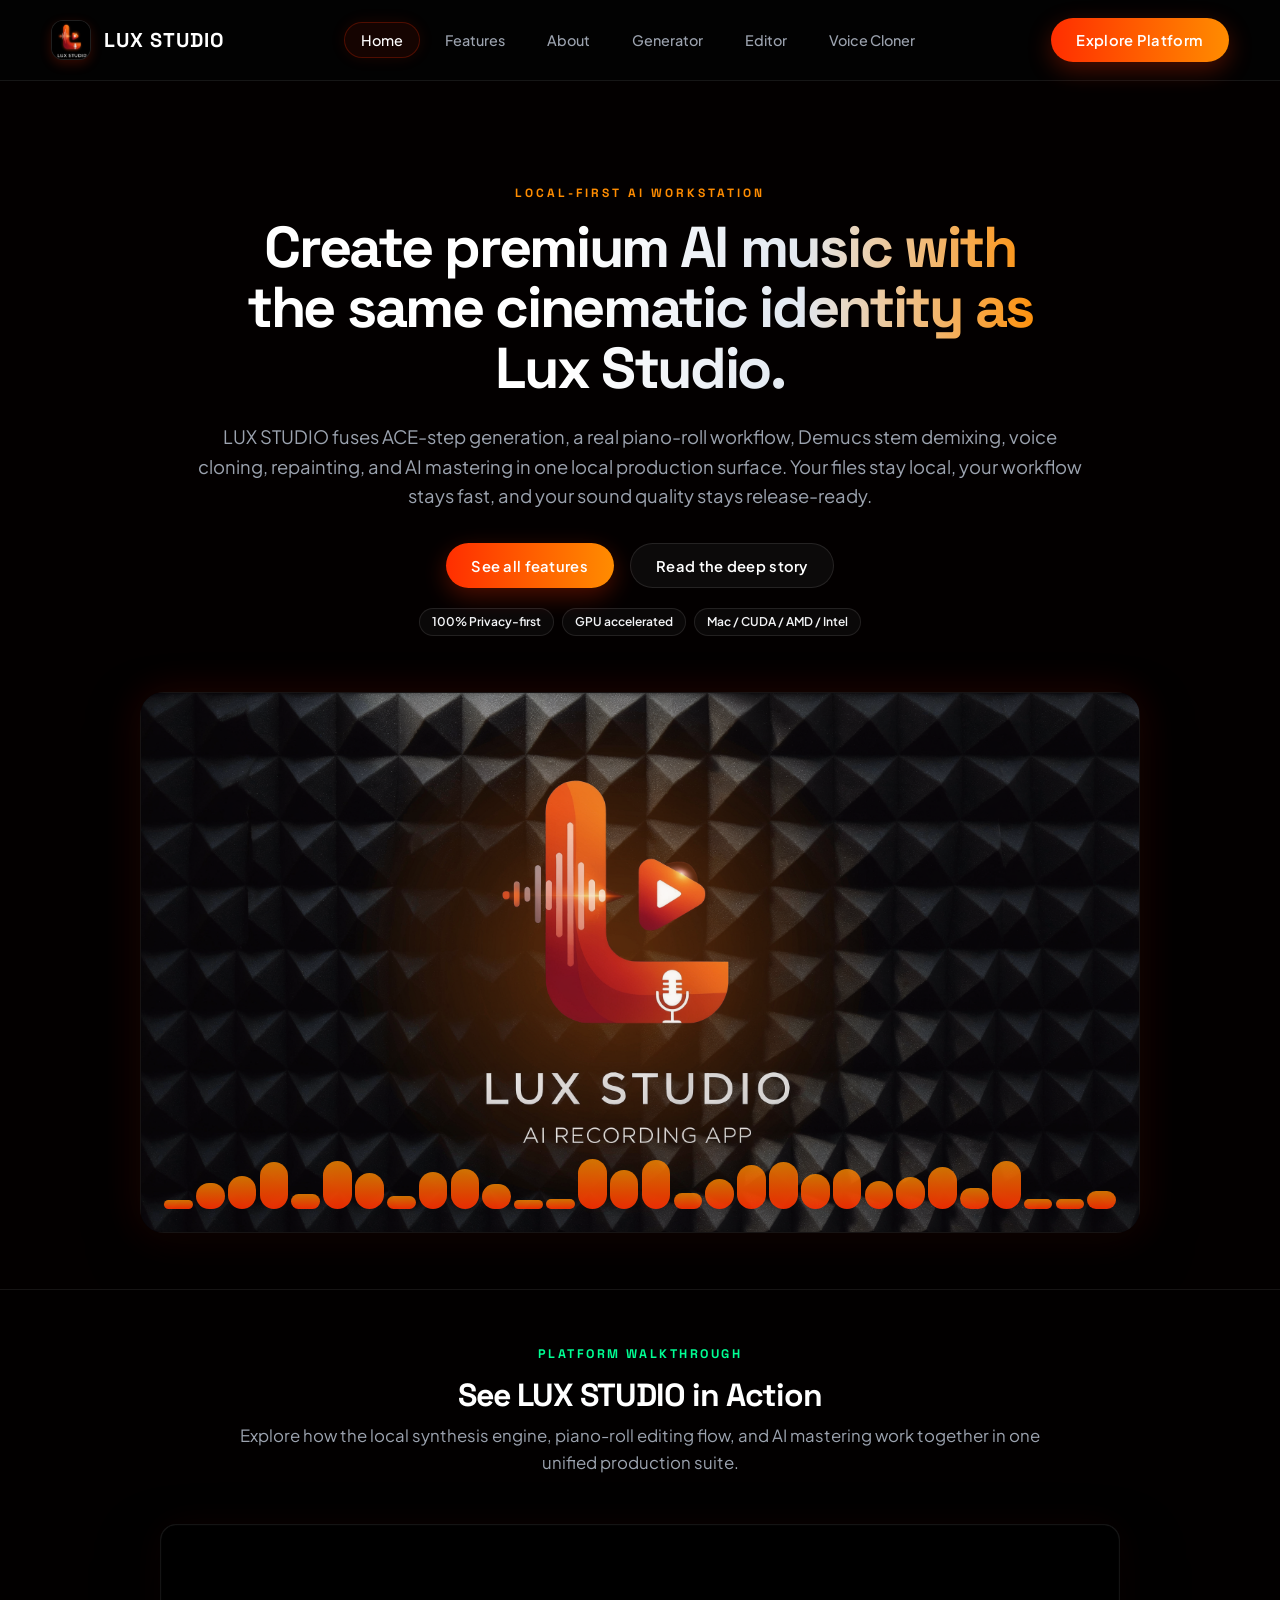
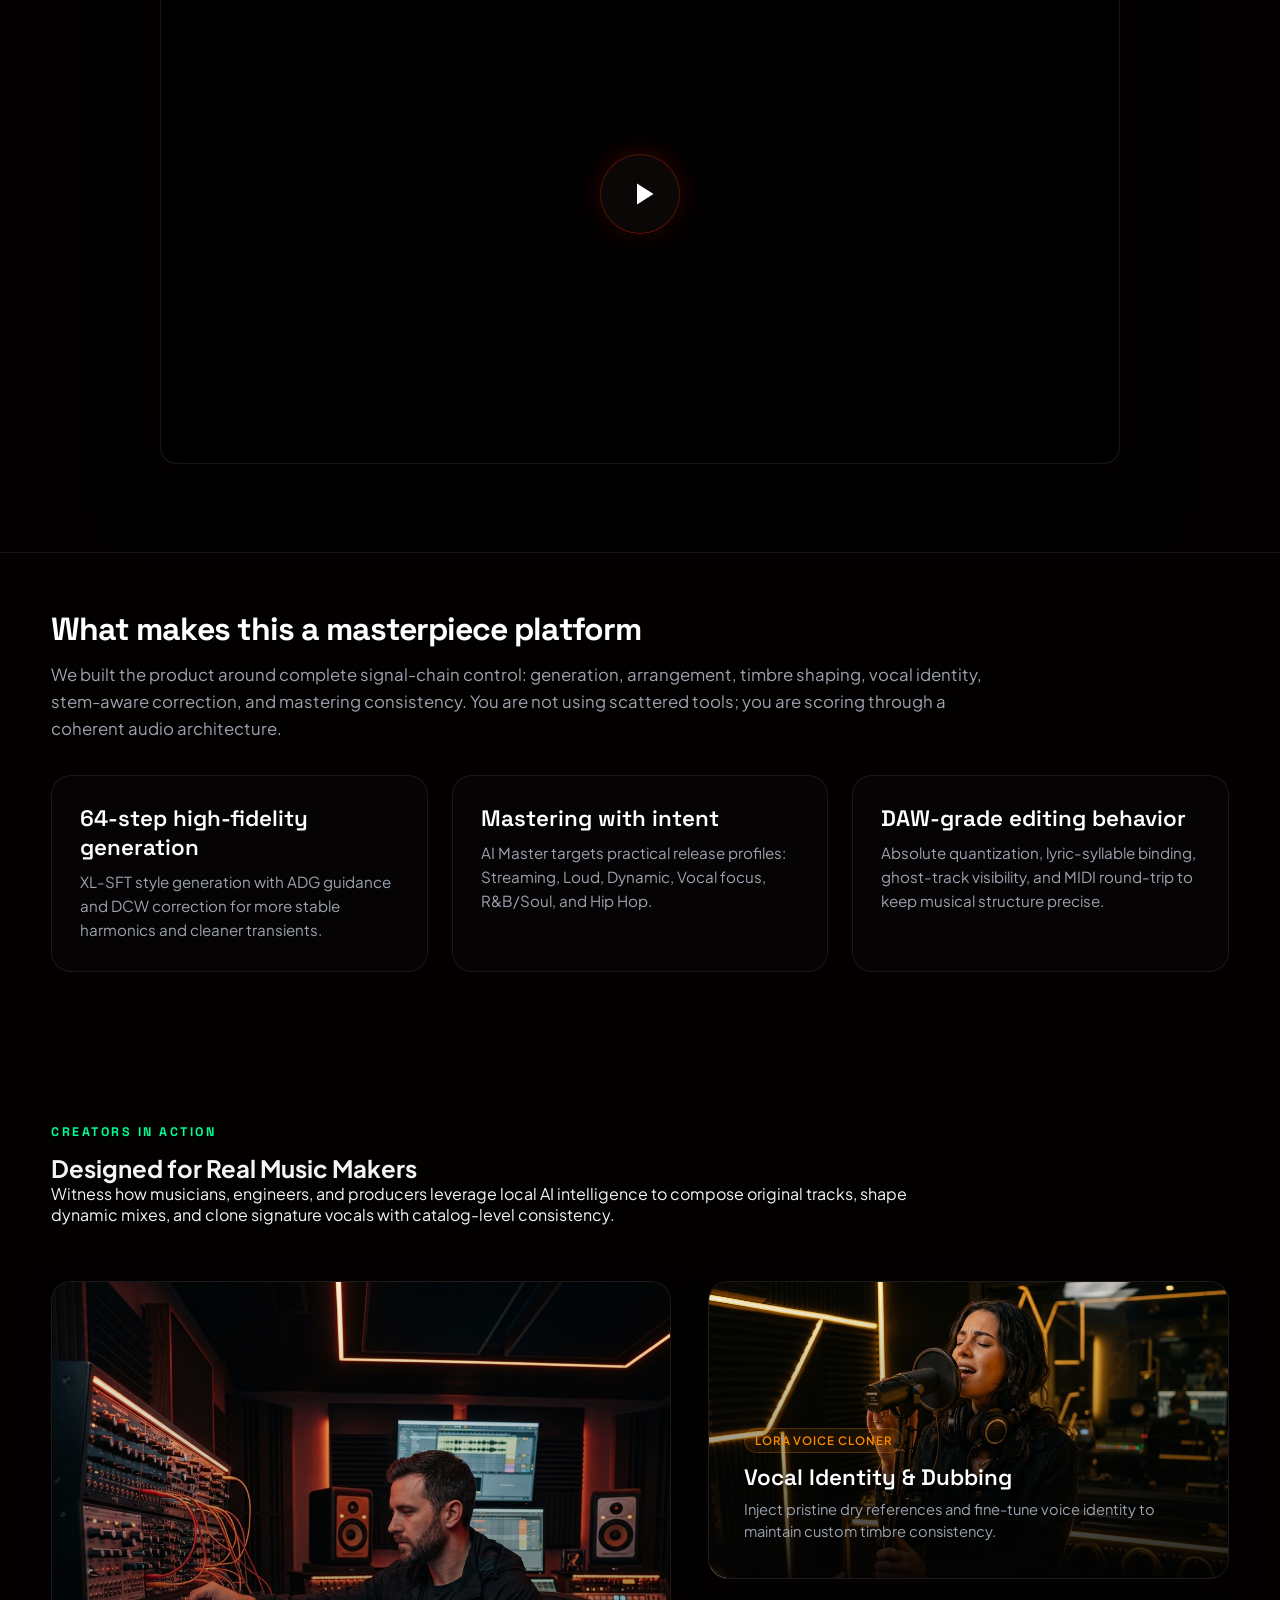
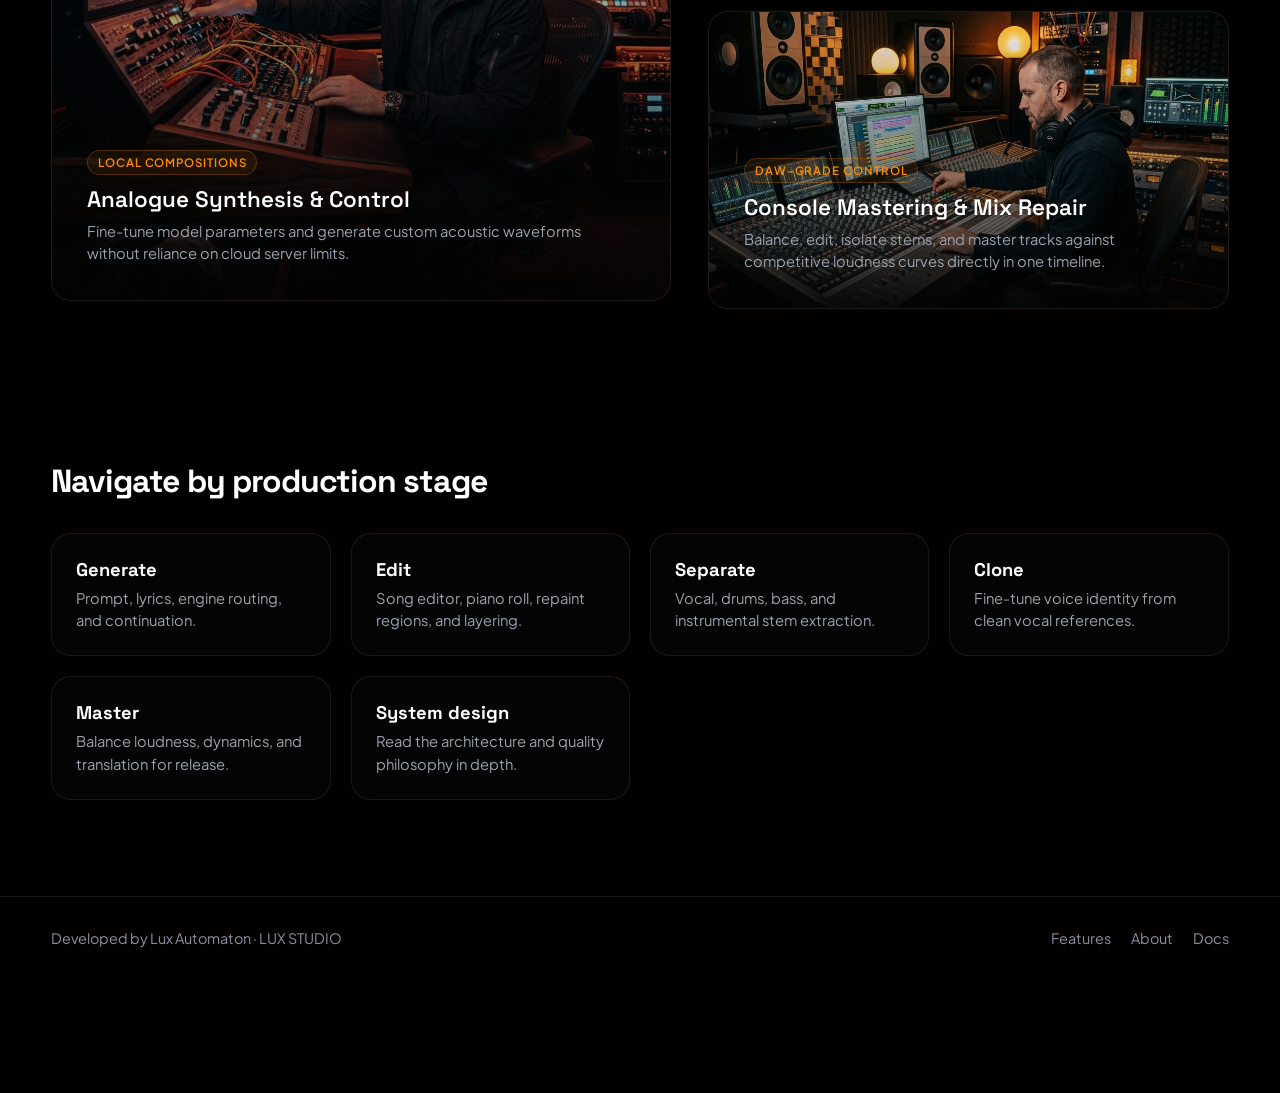
<file: index.html>
<!DOCTYPE html>
<html lang="en" class="dark">
<head>
  <meta charset="UTF-8" />
  <meta name="viewport" content="width=device-width, initial-scale=1.0" />
  <title>LUX STUDIO | Local AI Music Masterpiece</title>
  <meta
    name="description"
    content="LUX STUDIO is a local-first AI music workstation for generation, stem separation, voice cloning, piano-roll editing, and mastering."
  />
  <link rel="icon" type="image/png" href="images/Lux Studio icon.png" />
  <link rel="apple-touch-icon" href="images/Lux Studio icon.png" />
  <link rel="apple-touch-icon" sizes="152x152" href="images/Lux Studio icon.png" />
  <link rel="apple-touch-icon" sizes="180x180" href="images/Lux Studio icon.png" />
  <link rel="apple-touch-icon" sizes="167x167" href="images/Lux Studio icon.png" />
  <link rel="icon" type="image/png" sizes="192x192" href="images/Lux Studio icon.png" />
  <link rel="icon" type="image/png" sizes="128x128" href="images/Lux Studio icon.png" />
  <link rel="shortcut icon" href="images/Lux Studio icon.png" type="image/png" />
  <link rel="stylesheet" href="css/style.css" />

  <!-- Open Graph / Facebook -->
  <meta property="og:type" content="website" />
  <meta property="og:url" content="https://luxautomaton-ux.github.io/lux-studio/" />
  <meta property="og:title" content="LUX STUDIO | Local AI Music Masterpiece" />
  <meta property="og:description" content="LUX STUDIO is a local-first AI music workstation for generation, stem separation, voice cloning, piano-roll editing, and mastering." />
  <meta property="og:image" content="images/BANNER 2.png" />

  <!-- Twitter -->
  <meta property="twitter:card" content="summary_large_image" />
  <meta property="twitter:url" content="https://luxautomaton-ux.github.io/lux-studio/" />
  <meta property="twitter:title" content="LUX STUDIO | Local AI Music Masterpiece" />
  <meta property="twitter:description" content="LUX STUDIO is a local-first AI music workstation for generation, stem separation, voice cloning, piano-roll editing, and mastering." />
  <meta property="twitter:image" content="images/BANNER 2.png" />
</head>
<body>
  <div class="bg-noise"></div>
  
  <div class="page">
    <!-- Premium Cyber Background Orbs -->
    <div class="bg-layer">
      <img class="bg-image" src="images/landing-background.png" alt="" />
      <div class="bg-overlay"></div>
      <div class="orb orb-1"></div>
      <div class="orb orb-2"></div>
      <div class="orb orb-3"></div>
      <div class="grid-overlay"></div>
      <div class="particles"></div>
    </div>

    <!-- Navigation Header -->
    <header class="topbar">
      <div class="container topbar-row">
        <a class="brand" href="index.html">
          <img src="images/Lux Studio icon.png" alt="LUX STUDIO" />
          <span>LUX STUDIO</span>
        </a>
        <nav class="nav">
          <a class="active" href="index.html">Home</a>
          <a href="features.html">Features</a>
          <a href="about.html">About</a>
          <a href="features/generation.html">Generator</a>
          <a href="features/editor.html">Editor</a>
          <a href="features/cloner.html">Voice Cloner</a>
        </nav>
        <div>
          <a class="btn btn-primary" href="features.html">Explore Platform</a>
        </div>
      </div>
    </header>

    <main>
      <!-- Center-Staggered Asymmetric Hero -->
      <section class="hero">
        <div class="container">
          <div style="text-align: center; margin-bottom: 3.5rem;">
            <div class="eyebrow" style="animation: pulse-slow 3s ease-in-out infinite;">Local-First AI Workstation</div>
            <h1 class="gradient-title" style="max-width: 22ch; margin: 0 auto;">
              Create premium AI music with the same cinematic identity as Lux Studio.
            </h1>
            <p style="max-width: 68ch; margin: 1.5rem auto 0; font-size: 1.15rem;">
              LUX STUDIO fuses ACE-step generation, a real piano-roll workflow, Demucs stem demixing,
              voice cloning, repainting, and AI mastering in one local production surface. Your files stay local,
              your workflow stays fast, and your sound quality stays release-ready.
            </p>
            <div class="hero-actions" style="justify-content: center;">
              <a class="btn btn-primary" href="features.html">See all features</a>
              <a class="btn btn-ghost" href="about.html">Read the deep story</a>
            </div>
            <div class="chip-row" style="justify-content: center;">
              <span class="chip">100% Privacy-first</span>
              <span class="chip">GPU accelerated</span>
              <span class="chip">Mac / CUDA / AMD / Intel</span>
            </div>
          </div>

          <!-- Hero Visual Grid -->
          <div class="hero-visual" style="max-width: 1000px; margin: 0 auto;">
            <img src="images/BANNER 2.png" alt="LUX STUDIO interface" />
            <div class="hero-bars"></div>
          </div>
        </div>
      </section>

      <!-- Premium Promotional Explainer Video Section -->
      <section class="section" style="background: rgba(0,0,0,0.25); border-top: 1px solid var(--line); border-bottom: 1px solid var(--line); position: relative; z-index: 10;">
        <div class="container">
          <div style="text-align: center; margin-bottom: 3rem;">
            <div class="kicker">Platform Walkthrough</div>
            <h2>See LUX STUDIO in Action</h2>
            <p class="lead" style="max-width: 68ch; margin: 0.5rem auto 0;">Explore how the local synthesis engine, piano-roll editing flow, and AI mastering work together in one unified production suite.</p>
          </div>

          <div class="video-container-wrapper">
            <div id="video-player-container" class="video-player-container glass-panel">
              <!-- Custom Big Play Button Overlay -->
              <button id="video-center-play-btn" class="video-center-play-btn" aria-label="Play Video">
                <svg xmlns="http://www.w3.org/2000/svg" viewBox="0 0 24 24"><path d="M8 5v14l11-7z"/></svg>
              </button>

              <video id="explainer-video" class="explainer-video" preload="metadata" playsinline>
                <source src="assets/lux-studio-explainer.mp4" type="video/mp4" />
                Your browser does not support the video tag.
              </video>

              <!-- Custom Video Controls Overlay -->
              <div id="video-controls-overlay" class="video-controls-overlay">
                <!-- Video Progress / Timeline -->
                <div id="video-progress-bar" class="video-progress-bar">
                  <div id="video-progress-fill" class="video-progress-fill">
                    <div class="video-progress-handle"></div>
                  </div>
                </div>

                <div class="video-controls-row">
                  <!-- Left side: Play/Pause, Time -->
                  <div class="video-controls-left">
                    <button id="video-play-btn" class="video-control-btn" aria-label="Play or Pause">
                      <svg id="video-play-icon" viewBox="0 0 24 24" style="width: 20px; height: 20px;"><path d="M8 5v14l11-7z"/></svg>
                      <svg id="video-pause-icon" viewBox="0 0 24 24" style="display: none; width: 20px; height: 20px;"><path d="M6 19h4V5H6v14zm8-14v14h4V5h-4z"/></svg>
                    </button>
                    <div class="video-time-display">
                      <span id="video-time-current">0:00</span>
                      <span class="video-time-separator">/</span>
                      <span id="video-time-total">0:00</span>
                    </div>
                  </div>

                  <!-- Right side: Volume, Fullscreen -->
                  <div class="video-controls-right">
                    <div class="video-volume-control">
                      <button id="video-volume-btn" class="video-control-btn" aria-label="Mute or Unmute">
                        <!-- Muted icon -->
                        <svg id="video-volume-muted-icon" viewBox="0 0 24 24" style="display: none; width: 20px; height: 20px;"><path d="M16.5 12c0-1.77-1.02-3.29-2.5-4.03v2.21l2.45 2.45c.03-.21.05-.42.05-.63zm2.5 0c0 .94-.2 1.82-.54 2.64l1.51 1.51C20.63 14.91 21 13.5 21 12c0-4.28-2.99-7.86-7-8.77v2.06c2.89.86 5 3.54 5 6.71zM4.27 3L3 4.27 7.73 9H3v6h4l5 5v-6.73l4.25 4.25c-.67.52-1.42.93-2.25 1.18v2.06c1.38-.31 2.63-.95 3.69-1.81L19.73 21 21 19.73l-9-9L4.27 3zM12 4L9.91 6.09 12 8.18V4z"/></svg>
                        <!-- Low volume icon -->
                        <svg id="video-volume-low-icon" viewBox="0 0 24 24" style="display: none; width: 20px; height: 20px;"><path d="M18.5 12c0-1.77-1.02-3.29-2.5-4.03v8.05c1.48-.73 2.5-2.25 2.5-4.02zM5 9v6h4l5 5V4L9 9H5z"/></svg>
                        <!-- High volume icon -->
                        <svg id="video-volume-high-icon" viewBox="0 0 24 24" style="width: 20px; height: 20px;"><path d="M3 9v6h4l5 5V4L9 9H3zm13.5 3c0-1.77-1.02-3.29-2.5-4.03v8.05c1.48-.73 2.5-2.25 2.5-4.02zM14 3.23v2.06c2.89.86 5 3.54 5 6.71s-2.11 5.85-5 6.71v2.06c4.01-.91 7-4.49 7-8.77s-2.99-7.86-7-8.77z"/></svg>
                      </button>
                      <div id="video-volume-slider" class="video-volume-slider">
                        <div id="video-volume-fill" class="video-volume-fill"></div>
                      </div>
                    </div>
                    <button id="video-fullscreen-btn" class="video-control-btn" aria-label="Toggle Fullscreen">
                      <svg viewBox="0 0 24 24" style="width: 20px; height: 20px;"><path d="M7 14H5v5h5v-2H7v-3zm-2-4h2V7h3V5H5v5zm12 7h-3v2h5v-5h-2v3zM14 5v2h3v3h2V5h-5z"/></svg>
                    </button>
                  </div>
                </div>
              </div>
            </div>
          </div>
        </div>
      </section>

      <!-- Masterpiece Platform Grid -->
      <section class="section">
        <div class="container">
          <h2>What makes this a masterpiece platform</h2>
          <p class="lead">
            We built the product around complete signal-chain control: generation, arrangement, timbre shaping,
            vocal identity, stem-aware correction, and mastering consistency. You are not using scattered tools;
            you are scoring through a coherent audio architecture.
          </p>
          <div class="quality-grid">
            <article class="quality-stat">
              <strong>64-step high-fidelity generation</strong>
              <p>XL-SFT style generation with ADG guidance and DCW correction for more stable harmonics and cleaner transients.</p>
            </article>
            <article class="quality-stat">
              <strong>Mastering with intent</strong>
              <p>AI Master targets practical release profiles: Streaming, Loud, Dynamic, Vocal focus, R&amp;B/Soul, and Hip Hop.</p>
            </article>
            <article class="quality-stat">
              <strong>DAW-grade editing behavior</strong>
              <p>Absolute quantization, lyric-syllable binding, ghost-track visibility, and MIDI round-trip to keep musical structure precise.</p>
            </article>
          </div>
        </div>
      </section>

      <!-- Creator Studio Gallery Section -->
      <section class="creator-gallery-section">
        <div class="container">
          <div class="kicker">Creators in Action</div>
          <h2>Designed for Real Music Makers</h2>
          <p class="lead" style="max-width: 74ch;">
            Witness how musicians, engineers, and producers leverage local AI intelligence to compose original tracks, shape dynamic mixes, and clone signature vocals with catalog-level consistency.
          </p>

          <div class="creator-grid">
            <!-- Left Card: Synth Producer -->
            <div class="creator-left">
              <div class="gallery-card card-synth">
                <img src="images/creator_synth.png" alt="Synth music producer tweaking modular gear" />
                <div class="gallery-caption">
                  <span class="gallery-badge">Local Compositions</span>
                  <h4>Analogue Synthesis &amp; Control</h4>
                  <p>Fine-tune model parameters and generate custom acoustic waveforms without reliance on cloud server limits.</p>
                </div>
              </div>
            </div>

            <!-- Right Column Cards -->
            <div class="creator-right">
              <!-- Top Card: Vocal Booth Recording -->
              <div class="gallery-card card-vocals">
                <img src="images/creator_vocals.png" alt="Vocal artist in recording booth with glowing outline" />
                <div class="gallery-caption">
                  <span class="gallery-badge">LoRA Voice Cloner</span>
                  <h4>Vocal Identity &amp; Dubbing</h4>
                  <p>Inject pristine dry references and fine-tune voice identity to maintain custom timbre consistency.</p>
                </div>
              </div>

              <!-- Bottom Card: Console Mixing Engineer -->
              <div class="gallery-card card-mixing">
                <img src="images/creator_mixing.png" alt="Audio engineer mixing multi-track console" />
                <div class="gallery-caption">
                  <span class="gallery-badge">DAW-grade Control</span>
                  <h4>Console Mastering &amp; Mix Repair</h4>
                  <p>Balance, edit, isolate stems, and master tracks against competitive loudness curves directly in one timeline.</p>
                </div>
              </div>
            </div>
          </div>
        </div>
      </section>

      <!-- Navigate by Production Stage Features Map -->
      <section class="section" style="margin-bottom: 2.5rem;">
        <div class="container">
          <h2>Navigate by production stage</h2>
          <div class="path-grid">
            <a class="path-card" href="features/generation.html">
              <h4>Generate</h4>
              <p>Prompt, lyrics, engine routing, and continuation.</p>
            </a>
            <a class="path-card" href="features/editor.html">
              <h4>Edit</h4>
              <p>Song editor, piano roll, repaint regions, and layering.</p>
            </a>
            <a class="path-card" href="features/separation.html">
              <h4>Separate</h4>
              <p>Vocal, drums, bass, and instrumental stem extraction.</p>
            </a>
            <a class="path-card" href="features/cloner.html">
              <h4>Clone</h4>
              <p>Fine-tune voice identity from clean vocal references.</p>
            </a>
            <a class="path-card" href="features/mastering.html">
              <h4>Master</h4>
              <p>Balance loudness, dynamics, and translation for release.</p>
            </a>
            <a class="path-card" href="about.html">
              <h4>System design</h4>
              <p>Read the architecture and quality philosophy in depth.</p>
            </a>
          </div>
        </div>
      </section>
    </main>



    <!-- Web Application Footer -->
    <footer class="footer">
      <div class="container footer-row">
        <span>Developed by Lux Automaton · LUX STUDIO</span>
        <div class="footer-links">
          <a href="features.html">Features</a>
          <a href="about.html">About</a>
          <a href="../README.md">Docs</a>
        </div>
      </div>
    </footer>
  </div>

  <script src="js/script.js"></script>
</body>
</html>
</file>
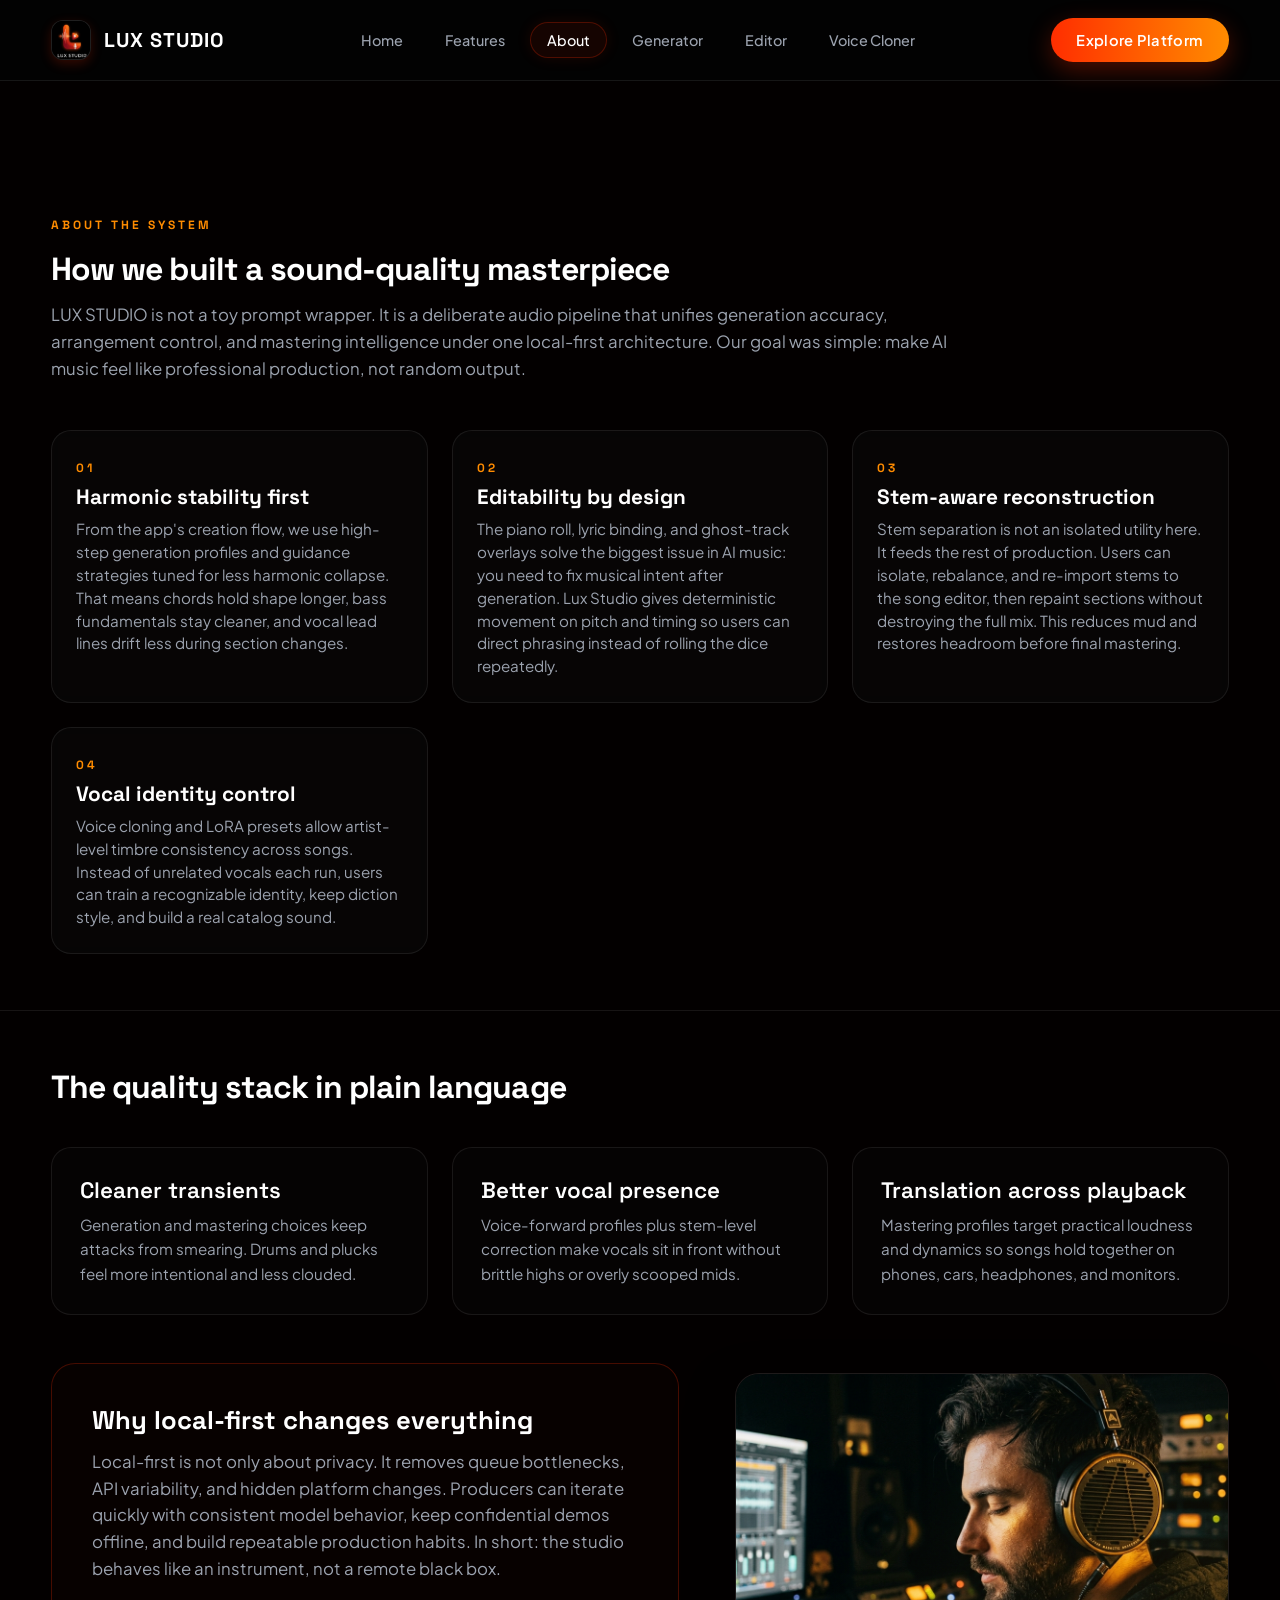
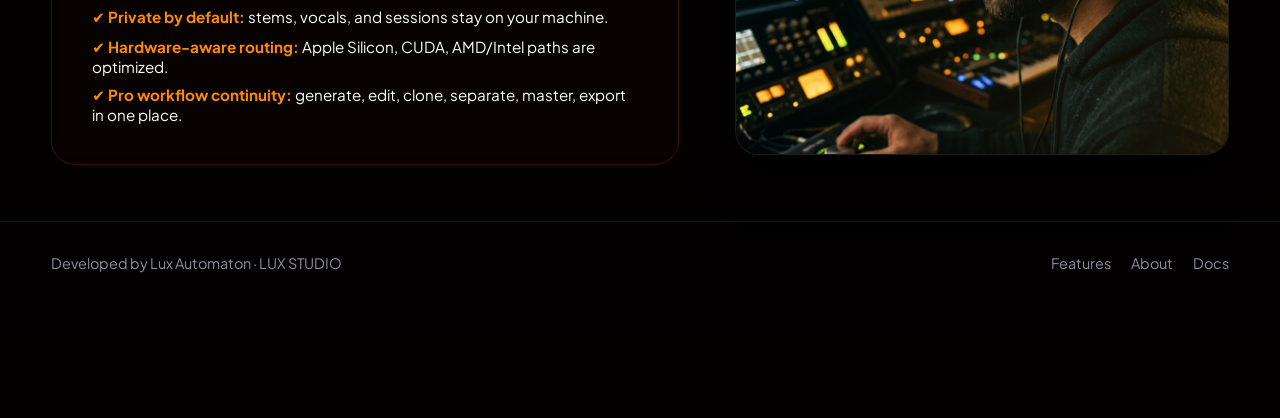
<file: about.html>
<!DOCTYPE html>
<html lang="en" class="dark">
<head>
  <meta charset="UTF-8" />
  <meta name="viewport" content="width=device-width, initial-scale=1.0" />
  <title>LUX STUDIO | Architecture &amp; Sound Quality Philosophy</title>
  <meta
    name="description"
    content="Learn about the pipeline, harmonic stability, local-first workflow, and quality stack behind the LUX STUDIO AI workstation."
  />
  <link rel="icon" type="image/png" href="images/Lux Studio icon.png" />
  <link rel="apple-touch-icon" href="images/Lux Studio icon.png" />
  <link rel="apple-touch-icon" sizes="152x152" href="images/Lux Studio icon.png" />
  <link rel="apple-touch-icon" sizes="180x180" href="images/Lux Studio icon.png" />
  <link rel="apple-touch-icon" sizes="167x167" href="images/Lux Studio icon.png" />
  <link rel="icon" type="image/png" sizes="192x192" href="images/Lux Studio icon.png" />
  <link rel="icon" type="image/png" sizes="128x128" href="images/Lux Studio icon.png" />
  <link rel="shortcut icon" href="images/Lux Studio icon.png" type="image/png" />
  <link rel="stylesheet" href="css/style.css" />

  <!-- Open Graph / Facebook -->
  <meta property="og:type" content="website" />
  <meta property="og:url" content="https://luxautomaton-ux.github.io/lux-studio/" />
  <meta property="og:title" content="LUX STUDIO | Architecture &amp; Sound Quality Philosophy" />
  <meta property="og:description" content="Learn about the pipeline, harmonic stability, local-first workflow, and quality stack behind the LUX STUDIO AI workstation." />
  <meta property="og:image" content="images/BANNER 2.png" />

  <!-- Twitter -->
  <meta property="twitter:card" content="summary_large_image" />
  <meta property="twitter:url" content="https://luxautomaton-ux.github.io/lux-studio/" />
  <meta property="twitter:title" content="LUX STUDIO | Architecture &amp; Sound Quality Philosophy" />
  <meta property="twitter:description" content="Learn about the pipeline, harmonic stability, local-first workflow, and quality stack behind the LUX STUDIO AI workstation." />
  <meta property="twitter:image" content="images/BANNER 2.png" />
</head>
<body>
  <div class="bg-noise"></div>
  
  <div class="page">
    <!-- Premium Background Layers -->
    <div class="bg-layer">
      <img class="bg-image" src="images/landing-background.png" alt="" />
      <div class="bg-overlay"></div>
      <div class="orb orb-1"></div>
      <div class="orb orb-2"></div>
      <div class="orb orb-3"></div>
      <div class="grid-overlay"></div>
      <div class="particles"></div>
    </div>

    <!-- Navigation Header -->
    <header class="topbar">
      <div class="container topbar-row">
        <a class="brand" href="index.html">
          <img src="images/Lux Studio icon.png" alt="LUX STUDIO" />
          <span>LUX STUDIO</span>
        </a>
        <nav class="nav">
          <a href="index.html">Home</a>
          <a href="features.html">Features</a>
          <a class="active" href="about.html">About</a>
          <a href="features/generation.html">Generator</a>
          <a href="features/editor.html">Editor</a>
          <a href="features/cloner.html">Voice Cloner</a>
        </nav>
        <div>
          <a class="btn btn-primary" href="features.html">Explore Platform</a>
        </div>
      </div>
    </header>

    <main class="feature-hero">
      <section class="section">
        <div class="container">
          <div class="eyebrow">About the system</div>
          <h2>How we built a sound-quality masterpiece</h2>
          <p class="lead" style="max-width: 76ch;">
            LUX STUDIO is not a toy prompt wrapper. It is a deliberate audio pipeline that unifies generation accuracy, arrangement control, and mastering intelligence under one local-first architecture. Our goal was simple: make AI music feel like professional production, not random output.
          </p>
          
          <div class="cards" style="margin-top: 3rem;">
            <article class="glass-card">
              <span class="eyebrow" style="color: var(--accent-2);">01</span>
              <h3 style="font-family: var(--font-display); font-size: 1.3rem; color: #fff; margin: 0.5rem 0;">Harmonic stability first</h3>
              <p style="color: var(--muted); font-size: 0.95rem; line-height: 1.5;">
                From the app's creation flow, we use high-step generation profiles and guidance strategies tuned for less harmonic collapse. That means chords hold shape longer, bass fundamentals stay cleaner, and vocal lead lines drift less during section changes.
              </p>
            </article>

            <article class="glass-card">
              <span class="eyebrow" style="color: var(--accent-2);">02</span>
              <h3 style="font-family: var(--font-display); font-size: 1.3rem; color: #fff; margin: 0.5rem 0;">Editability by design</h3>
              <p style="color: var(--muted); font-size: 0.95rem; line-height: 1.5;">
                The piano roll, lyric binding, and ghost-track overlays solve the biggest issue in AI music: you need to fix musical intent after generation. Lux Studio gives deterministic movement on pitch and timing so users can direct phrasing instead of rolling the dice repeatedly.
              </p>
            </article>

            <article class="glass-card">
              <span class="eyebrow" style="color: var(--accent-2);">03</span>
              <h3 style="font-family: var(--font-display); font-size: 1.3rem; color: #fff; margin: 0.5rem 0;">Stem-aware reconstruction</h3>
              <p style="color: var(--muted); font-size: 0.95rem; line-height: 1.5;">
                Stem separation is not an isolated utility here. It feeds the rest of production. Users can isolate, rebalance, and re-import stems to the song editor, then repaint sections without destroying the full mix. This reduces mud and restores headroom before final mastering.
              </p>
            </article>

            <article class="glass-card">
              <span class="eyebrow" style="color: var(--accent-2);">04</span>
              <h3 style="font-family: var(--font-display); font-size: 1.3rem; color: #fff; margin: 0.5rem 0;">Vocal identity control</h3>
              <p style="color: var(--muted); font-size: 0.95rem; line-height: 1.5;">
                Voice cloning and LoRA presets allow artist-level timbre consistency across songs. Instead of unrelated vocals each run, users can train a recognizable identity, keep diction style, and build a real catalog sound.
              </p>
            </article>
          </div>
        </div>
      </section>

      <section class="section" style="background: rgba(0,0,0,0.15); border-top: 1px solid var(--line);">
        <div class="container">
          <h2>The quality stack in plain language</h2>
          <div class="quality-grid" style="margin-top: 2.5rem;">
            <article class="quality-stat">
              <strong>Cleaner transients</strong>
              <p>Generation and mastering choices keep attacks from smearing. Drums and plucks feel more intentional and less clouded.</p>
            </article>
            <article class="quality-stat">
              <strong>Better vocal presence</strong>
              <p>Voice-forward profiles plus stem-level correction make vocals sit in front without brittle highs or overly scooped mids.</p>
            </article>
            <article class="quality-stat">
              <strong>Translation across playback</strong>
              <p>Mastering profiles target practical loudness and dynamics so songs hold together on phones, cars, headphones, and monitors.</p>
            </article>
          </div>
          
          <div class="spacer" style="height: 3rem;"></div>
          
          <!-- Side-by-side local first details with rich headphones illustration -->
          <div class="feature-details-layout">
            <article class="glass-card" style="border-color: rgba(255,46,0,0.25); background: rgba(255,46,0,0.02); padding: 2.5rem; border-radius: 24px; margin-bottom: 0;">
              <h3 style="font-family: var(--font-display); font-size: 1.6rem; color: #fff; margin-bottom: 0.8rem;">Why local-first changes everything</h3>
              <p style="color: var(--muted); font-size: 1.05rem; line-height: 1.6; margin-bottom: 1.5rem;">
                Local-first is not only about privacy. It removes queue bottlenecks, API variability, and hidden platform changes. Producers can iterate quickly with consistent model behavior, keep confidential demos offline, and build repeatable production habits. In short: the studio behaves like an instrument, not a remote black box.
              </p>
              <ul style="color: #fff; list-style: none; display: flex; flex-direction: column; gap: 0.6rem; font-size: 0.95rem;">
                <li><strong style="color: var(--accent-2);">✔ Private by default:</strong> stems, vocals, and sessions stay on your machine.</li>
                <li><strong style="color: var(--accent-2);">✔ Hardware-aware routing:</strong> Apple Silicon, CUDA, AMD/Intel paths are optimized.</li>
                <li><strong style="color: var(--accent-2);">✔ Pro workflow continuity:</strong> generate, edit, clone, separate, master, export in one place.</li>
              </ul>
            </article>
            <div class="details-graphic-wrapper">
              <img src="images/creator_headphones.png" alt="LUX STUDIO Audio Producer listening intently with planar headphones" class="details-graphic-img" style="height: 380px;" />
            </div>
          </div>
        </div>
      </section>
    </main>



    <!-- Web Application Footer -->
    <footer class="footer">
      <div class="container footer-row">
        <span>Developed by Lux Automaton · LUX STUDIO</span>
        <div class="footer-links">
          <a href="features.html">Features</a>
          <a href="about.html">About</a>
          <a href="../README.md">Docs</a>
        </div>
      </div>
    </footer>
  </div>

  <script src="js/script.js"></script>
</body>
</html>
</file>
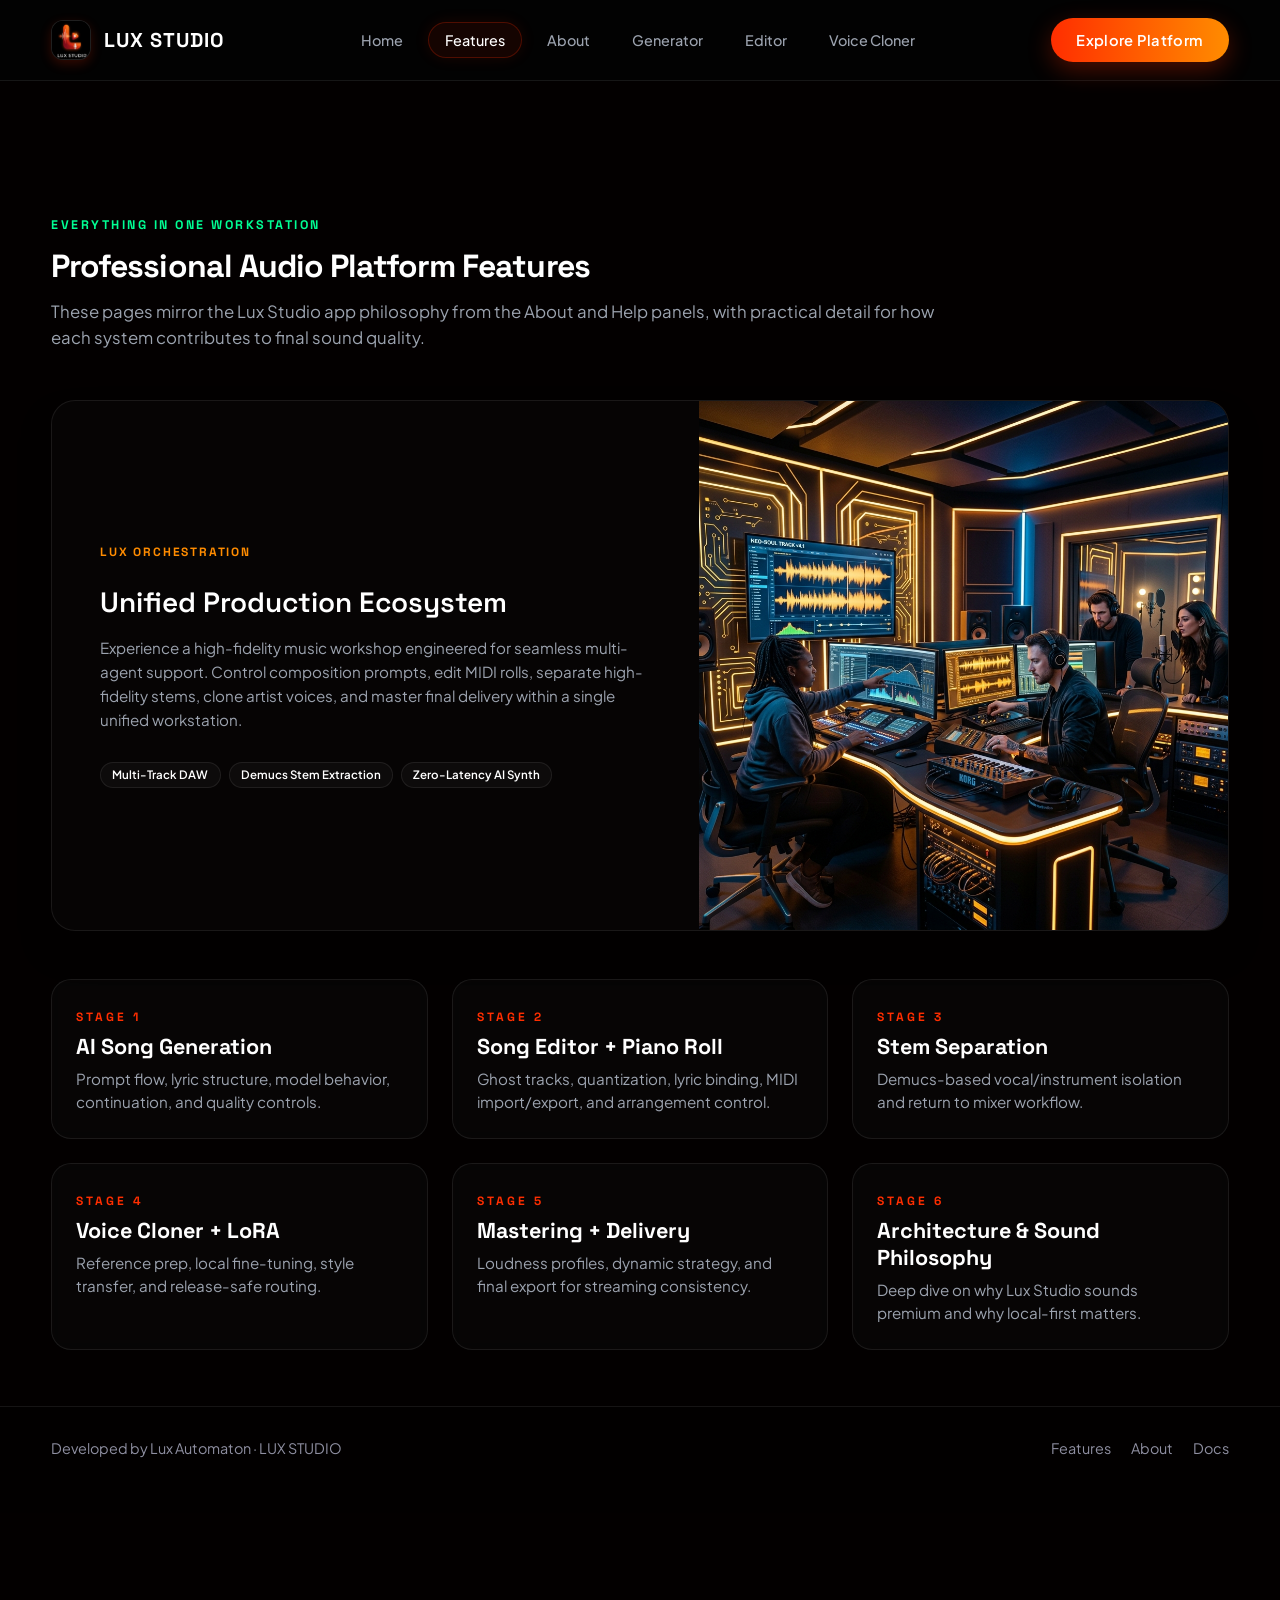
<file: features.html>
<!DOCTYPE html>
<html lang="en" class="dark">
<head>
  <meta charset="UTF-8" />
  <meta name="viewport" content="width=device-width, initial-scale=1.0" />
  <title>LUX STUDIO | Professional AI Workstation Features</title>
  <meta
    name="description"
    content="Explore the advanced AI workstation features of LUX STUDIO: song generation, arrangement editing, stem separation, voice cloning, and mastering."
  />
  <link rel="icon" type="image/png" href="images/Lux Studio icon.png" />
  <link rel="apple-touch-icon" href="images/Lux Studio icon.png" />
  <link rel="apple-touch-icon" sizes="152x152" href="images/Lux Studio icon.png" />
  <link rel="apple-touch-icon" sizes="180x180" href="images/Lux Studio icon.png" />
  <link rel="apple-touch-icon" sizes="167x167" href="images/Lux Studio icon.png" />
  <link rel="icon" type="image/png" sizes="192x192" href="images/Lux Studio icon.png" />
  <link rel="icon" type="image/png" sizes="128x128" href="images/Lux Studio icon.png" />
  <link rel="shortcut icon" href="images/Lux Studio icon.png" type="image/png" />
  <link rel="stylesheet" href="css/style.css" />

  <!-- Open Graph / Facebook -->
  <meta property="og:type" content="website" />
  <meta property="og:url" content="https://luxautomaton-ux.github.io/lux-studio/" />
  <meta property="og:title" content="LUX STUDIO | Professional AI Workstation Features" />
  <meta property="og:description" content="Explore the advanced AI workstation features of LUX STUDIO: song generation, arrangement editing, stem separation, voice cloning, and mastering." />
  <meta property="og:image" content="images/BANNER 2.png" />

  <!-- Twitter -->
  <meta property="twitter:card" content="summary_large_image" />
  <meta property="twitter:url" content="https://luxautomaton-ux.github.io/lux-studio/" />
  <meta property="twitter:title" content="LUX STUDIO | Professional AI Workstation Features" />
  <meta property="twitter:description" content="Explore the advanced AI workstation features of LUX STUDIO: song generation, arrangement editing, stem separation, voice cloning, and mastering." />
  <meta property="twitter:image" content="images/BANNER 2.png" />
</head>
<body>
  <div class="bg-noise"></div>
  
  <div class="page">
    <!-- Premium Background Layers -->
    <div class="bg-layer">
      <img class="bg-image" src="images/landing-background.png" alt="" />
      <div class="bg-overlay"></div>
      <div class="orb orb-1"></div>
      <div class="orb orb-2"></div>
      <div class="orb orb-3"></div>
      <div class="grid-overlay"></div>
      <div class="particles"></div>
    </div>

    <!-- Navigation Header -->
    <header class="topbar">
      <div class="container topbar-row">
        <a class="brand" href="index.html">
          <img src="images/Lux Studio icon.png" alt="LUX STUDIO" />
          <span>LUX STUDIO</span>
        </a>
        <nav class="nav">
          <a href="index.html">Home</a>
          <a class="active" href="features.html">Features</a>
          <a href="about.html">About</a>
          <a href="features/generation.html">Generator</a>
          <a href="features/editor.html">Editor</a>
          <a href="features/cloner.html">Voice Cloner</a>
        </nav>
        <div>
          <a class="btn btn-primary" href="features.html">Explore Platform</a>
        </div>
      </div>
    </header>

    <main class="feature-hero">
      <section class="section">
        <div class="container">
          <div class="kicker">Everything in one workstation</div>
          <h2>Professional Audio Platform Features</h2>
          <p class="lead" style="max-width: 74ch;">
            These pages mirror the Lux Studio app philosophy from the About and Help panels, with practical detail for how each system contributes to final sound quality.
          </p>

          <!-- Rich Widescreen Photo Banner -->
          <div class="features-banner-wrapper">
            <div class="features-banner-glass">
              <div class="features-banner-content">
                <span class="eyebrow" style="color: var(--accent-2); letter-spacing: 0.15em;">LUX ORCHESTRATION</span>
                <h3 style="font-family: var(--font-display); font-size: 1.75rem; margin: 0.5rem 0 1rem; color: #fff; font-weight: 600;">Unified Production Ecosystem</h3>
                <p style="color: var(--muted); font-size: 0.95rem; line-height: 1.6; max-width: 64ch; margin-bottom: 1.8rem;">
                  Experience a high-fidelity music workshop engineered for seamless multi-agent support. Control composition prompts, edit MIDI rolls, separate high-fidelity stems, clone artist voices, and master final delivery within a single unified workstation.
                </p>
                <div class="features-banner-tags">
                  <span class="badge">Multi-Track DAW</span>
                  <span class="badge">Demucs Stem Extraction</span>
                  <span class="badge">Zero-Latency AI Synth</span>
                </div>
              </div>
              <img src="images/creator_collaborate.png" alt="LUX STUDIO Creators Collaborating" class="features-banner-img" />
            </div>
          </div>
          
          <div class="cards" style="margin-top: 3rem;">
            <a class="glass-card" href="features/generation.html">
              <span class="eyebrow" style="color: var(--accent);">Stage 1</span>
              <h3 style="font-family: var(--font-display); font-size: 1.35rem; color: #fff; margin: 0.5rem 0;">AI Song Generation</h3>
              <p style="color: var(--muted); font-size: 0.95rem; line-height: 1.5;">Prompt flow, lyric structure, model behavior, continuation, and quality controls.</p>
            </a>
            
            <a class="glass-card" href="features/editor.html">
              <span class="eyebrow" style="color: var(--accent);">Stage 2</span>
              <h3 style="font-family: var(--font-display); font-size: 1.35rem; color: #fff; margin: 0.5rem 0;">Song Editor + Piano Roll</h3>
              <p style="color: var(--muted); font-size: 0.95rem; line-height: 1.5;">Ghost tracks, quantization, lyric binding, MIDI import/export, and arrangement control.</p>
            </a>
            
            <a class="glass-card" href="features/separation.html">
              <span class="eyebrow" style="color: var(--accent);">Stage 3</span>
              <h3 style="font-family: var(--font-display); font-size: 1.35rem; color: #fff; margin: 0.5rem 0;">Stem Separation</h3>
              <p style="color: var(--muted); font-size: 0.95rem; line-height: 1.5;">Demucs-based vocal/instrument isolation and return to mixer workflow.</p>
            </a>
            
            <a class="glass-card" href="features/cloner.html">
              <span class="eyebrow" style="color: var(--accent);">Stage 4</span>
              <h3 style="font-family: var(--font-display); font-size: 1.35rem; color: #fff; margin: 0.5rem 0;">Voice Cloner + LoRA</h3>
              <p style="color: var(--muted); font-size: 0.95rem; line-height: 1.5;">Reference prep, local fine-tuning, style transfer, and release-safe routing.</p>
            </a>
            
            <a class="glass-card" href="features/mastering.html">
              <span class="eyebrow" style="color: var(--accent);">Stage 5</span>
              <h3 style="font-family: var(--font-display); font-size: 1.35rem; color: #fff; margin: 0.5rem 0;">Mastering + Delivery</h3>
              <p style="color: var(--muted); font-size: 0.95rem; line-height: 1.5;">Loudness profiles, dynamic strategy, and final export for streaming consistency.</p>
            </a>
            
            <a class="glass-card" href="about.html">
              <span class="eyebrow" style="color: var(--accent);">Stage 6</span>
              <h3 style="font-family: var(--font-display); font-size: 1.35rem; color: #fff; margin: 0.5rem 0;">Architecture &amp; Sound Philosophy</h3>
              <p style="color: var(--muted); font-size: 0.95rem; line-height: 1.5;">Deep dive on why Lux Studio sounds premium and why local-first matters.</p>
            </a>
          </div>
        </div>
      </section>
    </main>



    <!-- Web Application Footer -->
    <footer class="footer">
      <div class="container footer-row">
        <span>Developed by Lux Automaton · LUX STUDIO</span>
        <div class="footer-links">
          <a href="features.html">Features</a>
          <a href="about.html">About</a>
          <a href="../README.md">Docs</a>
        </div>
      </div>
    </footer>
  </div>

  <script src="js/script.js"></script>
</body>
</html>
</file>
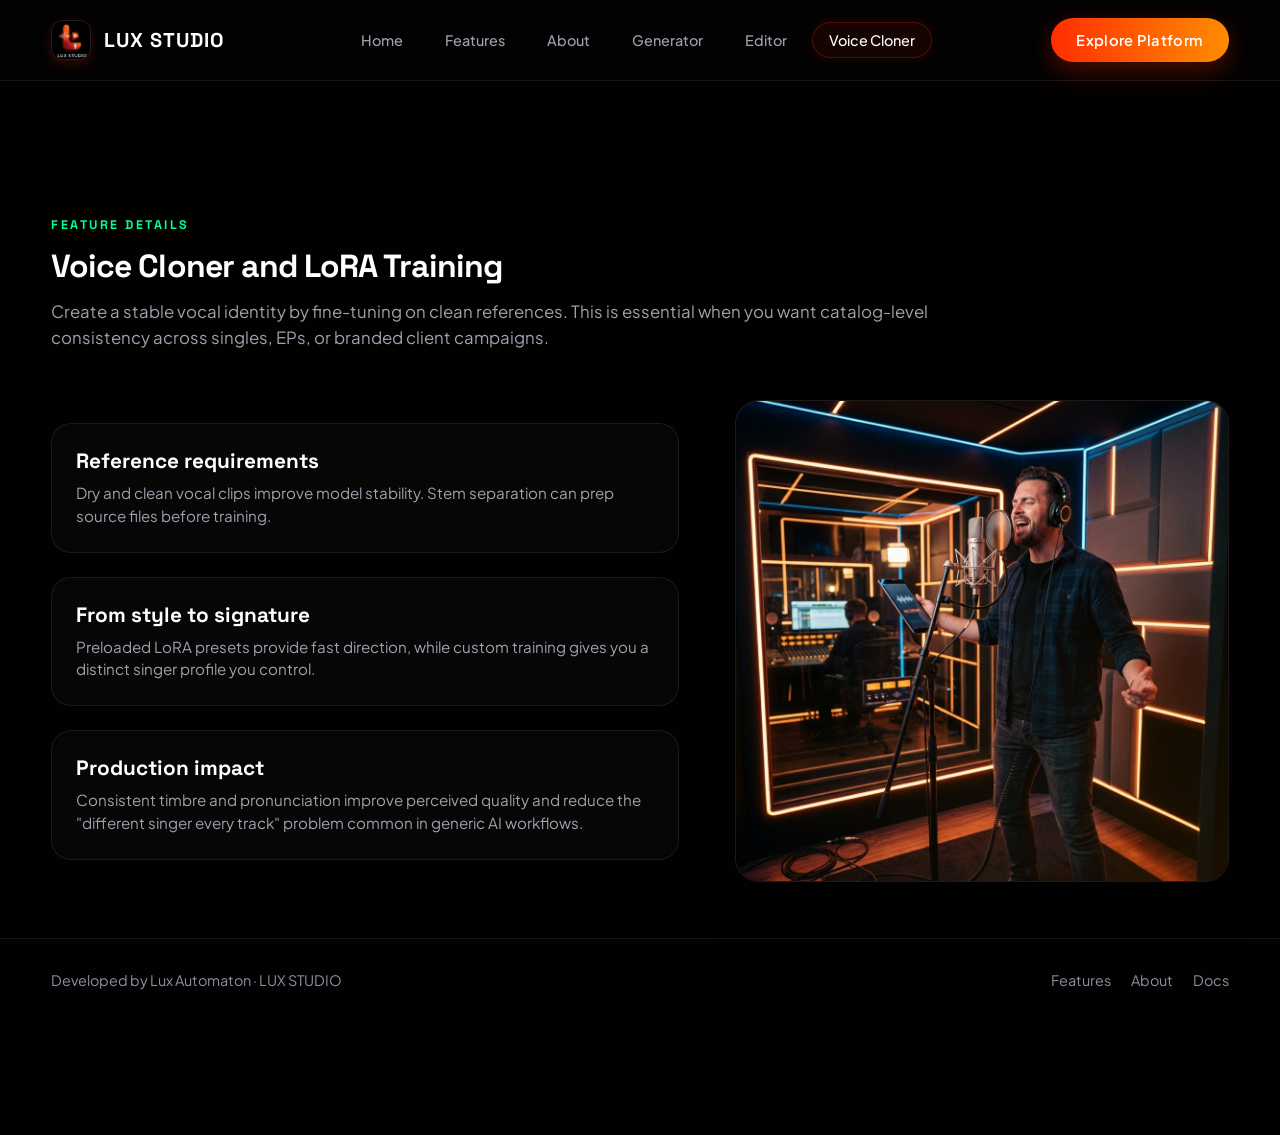
<file: features/cloner.html>
<!DOCTYPE html>
<html lang="en" class="dark">
<head>
  <meta charset="UTF-8" />
  <meta name="viewport" content="width=device-width, initial-scale=1.0" />
  <title>LUX STUDIO | Voice Cloner and LoRA Training</title>
  <meta
    name="description"
    content="Details on the LUX STUDIO Voice Cloner, featuring local LoRA fine-tuning, signature profiles, style transfers, and clean references."
  />
  <link rel="icon" type="image/png" href="../images/Lux Studio icon.png" />
  <link rel="apple-touch-icon" href="../images/Lux Studio icon.png" />
  <link rel="apple-touch-icon" sizes="152x152" href="../images/Lux Studio icon.png" />
  <link rel="apple-touch-icon" sizes="180x180" href="../images/Lux Studio icon.png" />
  <link rel="apple-touch-icon" sizes="167x167" href="../images/Lux Studio icon.png" />
  <link rel="icon" type="image/png" sizes="192x192" href="../images/Lux Studio icon.png" />
  <link rel="icon" type="image/png" sizes="128x128" href="../images/Lux Studio icon.png" />
  <link rel="shortcut icon" href="../images/Lux Studio icon.png" type="image/png" />
  <link rel="stylesheet" href="../css/style.css" />

  <!-- Open Graph / Facebook -->
  <meta property="og:type" content="website" />
  <meta property="og:url" content="https://luxautomaton-ux.github.io/lux-studio/" />
  <meta property="og:title" content="LUX STUDIO | Voice Cloner and LoRA Training" />
  <meta property="og:description" content="Details on the LUX STUDIO Voice Cloner, featuring local LoRA fine-tuning, signature profiles, style transfers, and clean references." />
  <meta property="og:image" content="../images/BANNER 2.png" />

  <!-- Twitter -->
  <meta property="twitter:card" content="summary_large_image" />
  <meta property="twitter:url" content="https://luxautomaton-ux.github.io/lux-studio/" />
  <meta property="twitter:title" content="LUX STUDIO | Voice Cloner and LoRA Training" />
  <meta property="twitter:description" content="Details on the LUX STUDIO Voice Cloner, featuring local LoRA fine-tuning, signature profiles, style transfers, and clean references." />
  <meta property="twitter:image" content="../images/BANNER 2.png" />
</head>
<body>
  <div class="bg-noise"></div>
  
  <div class="page">
    <!-- Premium Background Layers -->
    <div class="bg-layer">
      <img class="bg-image" src="../images/landing-background.png" alt="" />
      <div class="bg-overlay"></div>
      <div class="orb orb-1"></div>
      <div class="orb orb-2"></div>
      <div class="orb orb-3"></div>
      <div class="grid-overlay"></div>
      <div class="particles"></div>
    </div>

    <!-- Navigation Header -->
    <header class="topbar">
      <div class="container topbar-row">
        <a class="brand" href="../index.html">
          <img src="../images/Lux Studio icon.png" alt="LUX STUDIO" />
          <span>LUX STUDIO</span>
        </a>
        <nav class="nav">
          <a href="../index.html">Home</a>
          <a href="../features.html">Features</a>
          <a href="../about.html">About</a>
          <a href="generation.html">Generator</a>
          <a href="editor.html">Editor</a>
          <a class="active" href="cloner.html">Voice Cloner</a>
        </nav>
        <div>
          <a class="btn btn-primary" href="../features.html">Explore Platform</a>
        </div>
      </div>
    </header>

    <main class="feature-hero">
      <section class="section">
        <div class="container">
          <div class="kicker">Feature Details</div>
          <h2>Voice Cloner and LoRA Training</h2>
          <p class="lead" style="max-width: 74ch;">
            Create a stable vocal identity by fine-tuning on clean references. This is essential when you want catalog-level consistency across singles, EPs, or branded client campaigns.
          </p>
          
          <div class="feature-details-layout" style="margin-top: 3rem;">
            <div style="display: flex; flex-direction: column; gap: 1.5rem;">
              <article class="glass-card" style="margin-bottom: 0;">
                <h3 style="font-family: var(--font-display); font-size: 1.3rem; color: #fff; margin-bottom: 0.5rem;">Reference requirements</h3>
                <p style="color: var(--muted); font-size: 0.95rem; line-height: 1.5;">
                  Dry and clean vocal clips improve model stability. Stem separation can prep source files before training.
                </p>
              </article>

              <article class="glass-card" style="margin-bottom: 0;">
                <h3 style="font-family: var(--font-display); font-size: 1.3rem; color: #fff; margin-bottom: 0.5rem;">From style to signature</h3>
                <p style="color: var(--muted); font-size: 0.95rem; line-height: 1.5;">
                  Preloaded LoRA presets provide fast direction, while custom training gives you a distinct singer profile you control.
                </p>
              </article>

              <article class="glass-card" style="margin-bottom: 0;">
                <h3 style="font-family: var(--font-display); font-size: 1.3rem; color: #fff; margin-bottom: 0.5rem;">Production impact</h3>
                <p style="color: var(--muted); font-size: 0.95rem; line-height: 1.5;">
                  Consistent timbre and pronunciation improve perceived quality and reduce the "different singer every track" problem common in generic AI workflows.
                </p>
              </article>
            </div>
            
            <div class="details-graphic-wrapper">
              <img src="../images/creator_cloner.png" alt="LUX STUDIO Vocal cloner artist recording inside isolation booth" class="details-graphic-img" style="height: 480px;" />
            </div>
          </div>
        </div>
      </section>
    </main>



    <!-- Web Application Footer -->
    <footer class="footer">
      <div class="container footer-row">
        <span>Developed by Lux Automaton · LUX STUDIO</span>
        <div class="footer-links">
          <a href="../features.html">Features</a>
          <a href="../about.html">About</a>
          <a href="../../README.md">Docs</a>
        </div>
      </div>
    </footer>
  </div>

  <script src="../js/script.js"></script>
</body>
</html>
</file>
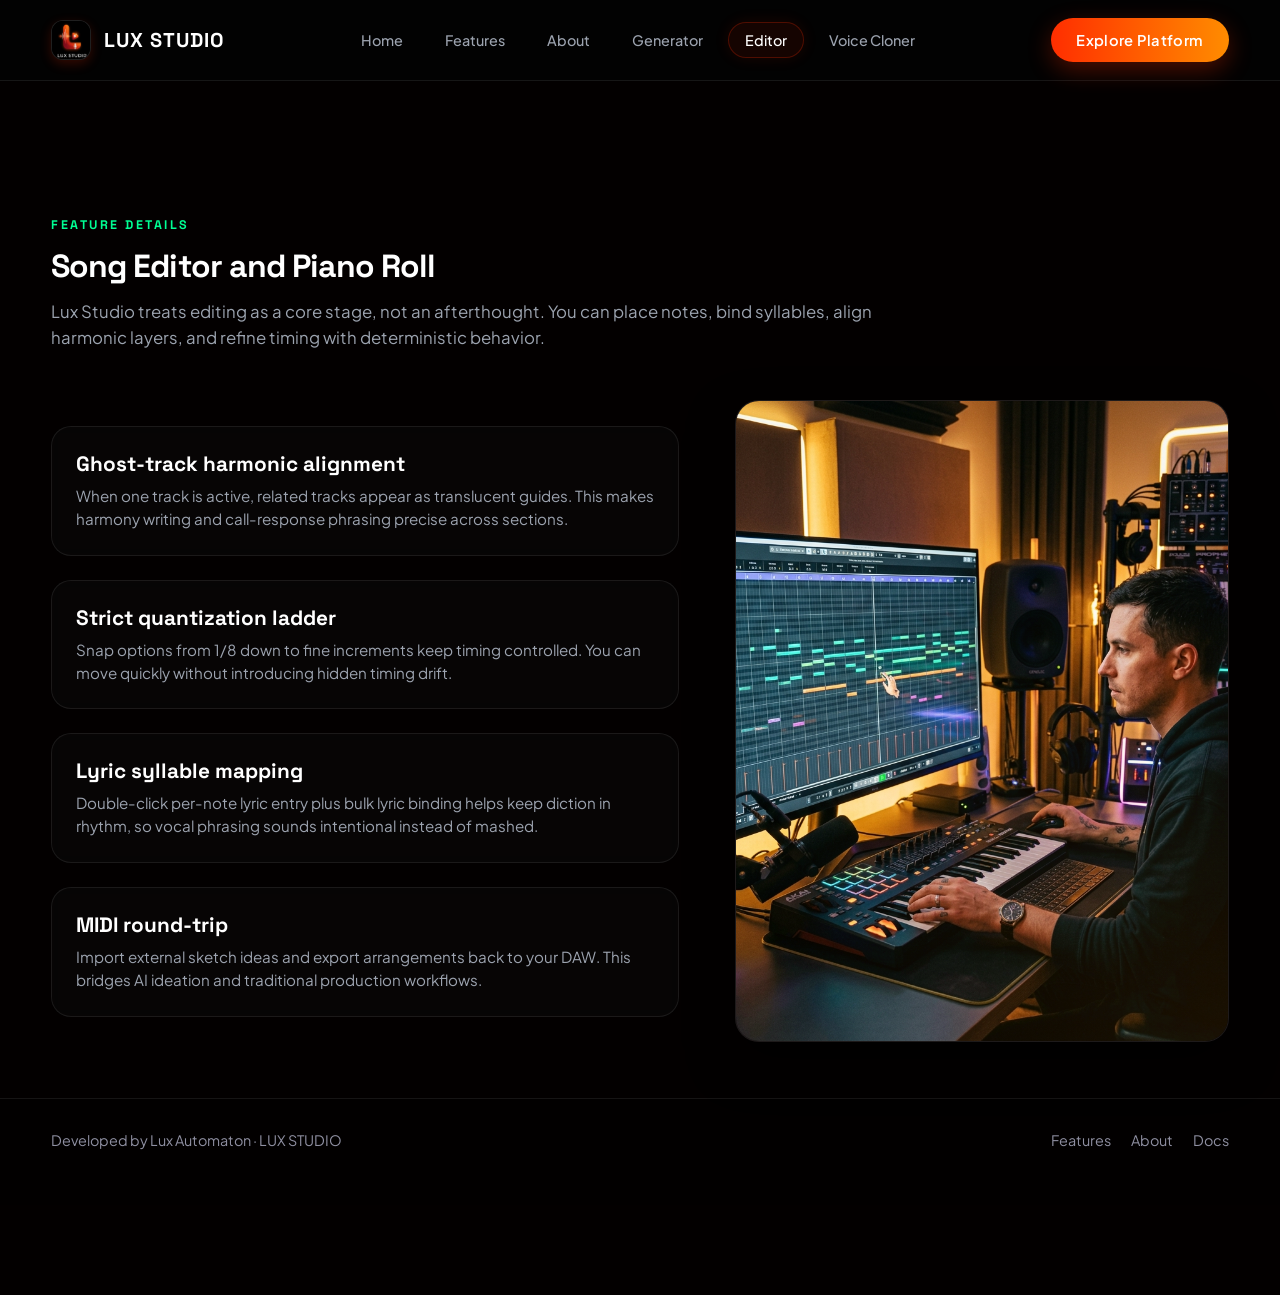
<file: features/editor.html>
<!DOCTYPE html>
<html lang="en" class="dark">
<head>
  <meta charset="UTF-8" />
  <meta name="viewport" content="width=device-width, initial-scale=1.0" />
  <title>LUX STUDIO | Piano Roll Song Editor</title>
  <meta
    name="description"
    content="Details on the LUX STUDIO Song Editor and Piano Roll, featuring ghost tracks, strict quantization, MIDI support, and lyric mapping."
  />
  <link rel="icon" type="image/png" href="../images/Lux Studio icon.png" />
  <link rel="apple-touch-icon" href="../images/Lux Studio icon.png" />
  <link rel="apple-touch-icon" sizes="152x152" href="../images/Lux Studio icon.png" />
  <link rel="apple-touch-icon" sizes="180x180" href="../images/Lux Studio icon.png" />
  <link rel="apple-touch-icon" sizes="167x167" href="../images/Lux Studio icon.png" />
  <link rel="icon" type="image/png" sizes="192x192" href="../images/Lux Studio icon.png" />
  <link rel="icon" type="image/png" sizes="128x128" href="../images/Lux Studio icon.png" />
  <link rel="shortcut icon" href="../images/Lux Studio icon.png" type="image/png" />
  <link rel="stylesheet" href="../css/style.css" />

  <!-- Open Graph / Facebook -->
  <meta property="og:type" content="website" />
  <meta property="og:url" content="https://luxautomaton-ux.github.io/lux-studio/" />
  <meta property="og:title" content="LUX STUDIO | Piano Roll Song Editor" />
  <meta property="og:description" content="Details on the LUX STUDIO Song Editor and Piano Roll, featuring ghost tracks, strict quantization, MIDI support, and lyric mapping." />
  <meta property="og:image" content="../images/BANNER 2.png" />

  <!-- Twitter -->
  <meta property="twitter:card" content="summary_large_image" />
  <meta property="twitter:url" content="https://luxautomaton-ux.github.io/lux-studio/" />
  <meta property="twitter:title" content="LUX STUDIO | Piano Roll Song Editor" />
  <meta property="twitter:description" content="Details on the LUX STUDIO Song Editor and Piano Roll, featuring ghost tracks, strict quantization, MIDI support, and lyric mapping." />
  <meta property="twitter:image" content="../images/BANNER 2.png" />
</head>
<body>
  <div class="bg-noise"></div>
  
  <div class="page">
    <!-- Premium Background Layers -->
    <div class="bg-layer">
      <img class="bg-image" src="../images/landing-background.png" alt="" />
      <div class="bg-overlay"></div>
      <div class="orb orb-1"></div>
      <div class="orb orb-2"></div>
      <div class="orb orb-3"></div>
      <div class="grid-overlay"></div>
      <div class="particles"></div>
    </div>

    <!-- Navigation Header -->
    <header class="topbar">
      <div class="container topbar-row">
        <a class="brand" href="../index.html">
          <img src="../images/Lux Studio icon.png" alt="LUX STUDIO" />
          <span>LUX STUDIO</span>
        </a>
        <nav class="nav">
          <a href="../index.html">Home</a>
          <a href="../features.html">Features</a>
          <a href="../about.html">About</a>
          <a href="generation.html">Generator</a>
          <a class="active" href="editor.html">Editor</a>
          <a href="cloner.html">Voice Cloner</a>
        </nav>
        <div>
          <a class="btn btn-primary" href="../features.html">Explore Platform</a>
        </div>
      </div>
    </header>

    <main class="feature-hero">
      <section class="section">
        <div class="container">
          <div class="kicker">Feature Details</div>
          <h2>Song Editor and Piano Roll</h2>
          <p class="lead" style="max-width: 74ch;">
            Lux Studio treats editing as a core stage, not an afterthought. You can place notes, bind syllables, align harmonic layers, and refine timing with deterministic behavior.
          </p>
          
          <div class="feature-details-layout" style="margin-top: 3rem;">
            <div style="display: flex; flex-direction: column; gap: 1.5rem;">
              <article class="glass-card" style="margin-bottom: 0;">
                <h3 style="font-family: var(--font-display); font-size: 1.3rem; color: #fff; margin-bottom: 0.5rem;">Ghost-track harmonic alignment</h3>
                <p style="color: var(--muted); font-size: 0.95rem; line-height: 1.5;">
                  When one track is active, related tracks appear as translucent guides. This makes harmony writing and call-response phrasing precise across sections.
                </p>
              </article>

              <article class="glass-card" style="margin-bottom: 0;">
                <h3 style="font-family: var(--font-display); font-size: 1.3rem; color: #fff; margin-bottom: 0.5rem;">Strict quantization ladder</h3>
                <p style="color: var(--muted); font-size: 0.95rem; line-height: 1.5;">
                  Snap options from 1/8 down to fine increments keep timing controlled. You can move quickly without introducing hidden timing drift.
                </p>
              </article>

              <article class="glass-card" style="margin-bottom: 0;">
                <h3 style="font-family: var(--font-display); font-size: 1.3rem; color: #fff; margin-bottom: 0.5rem;">Lyric syllable mapping</h3>
                <p style="color: var(--muted); font-size: 0.95rem; line-height: 1.5;">
                  Double-click per-note lyric entry plus bulk lyric binding helps keep diction in rhythm, so vocal phrasing sounds intentional instead of mashed.
                </p>
              </article>

              <article class="glass-card" style="margin-bottom: 0;">
                <h3 style="font-family: var(--font-display); font-size: 1.3rem; color: #fff; margin-bottom: 0.5rem;">MIDI round-trip</h3>
                <p style="color: var(--muted); font-size: 0.95rem; line-height: 1.5;">
                  Import external sketch ideas and export arrangements back to your DAW. This bridges AI ideation and traditional production workflows.
                </p>
              </article>
            </div>
            
            <div class="details-graphic-wrapper">
              <img src="../images/creator_editor.png" alt="LUX STUDIO Producer editing piano rolls and notes on monitor" class="details-graphic-img" style="height: 640px;" />
            </div>
          </div>
        </div>
      </section>
    </main>



    <!-- Web Application Footer -->
    <footer class="footer">
      <div class="container footer-row">
        <span>Developed by Lux Automaton · LUX STUDIO</span>
        <div class="footer-links">
          <a href="../features.html">Features</a>
          <a href="../about.html">About</a>
          <a href="../../README.md">Docs</a>
        </div>
      </div>
    </footer>
  </div>

  <script src="../js/script.js"></script>
</body>
</html>
</file>
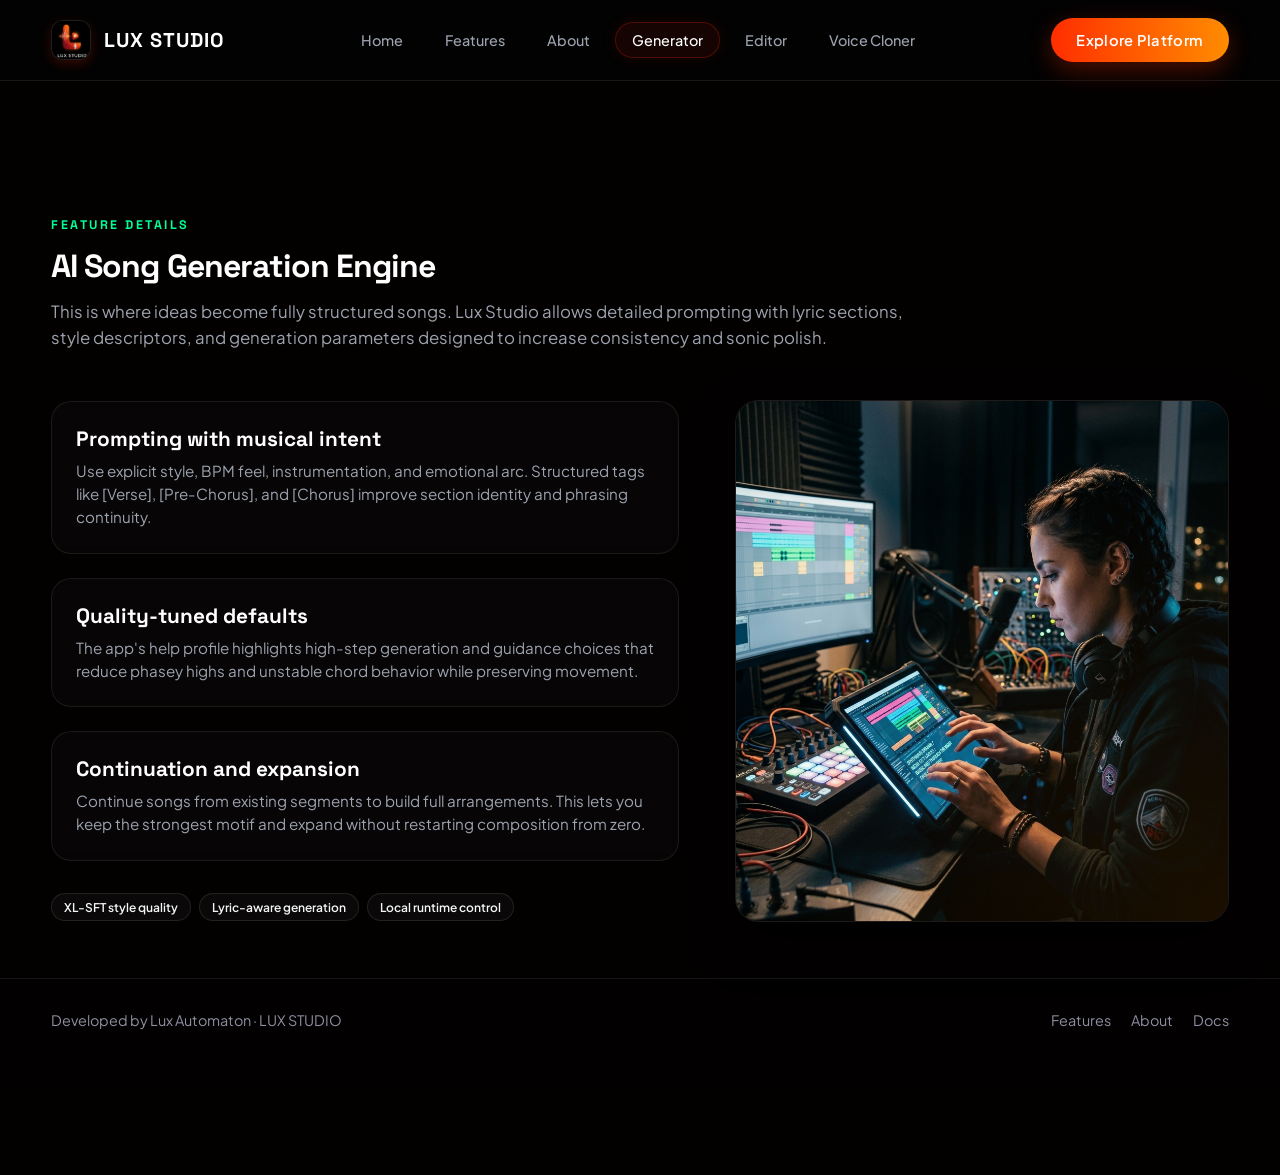
<file: features/generation.html>
<!DOCTYPE html>
<html lang="en" class="dark">
<head>
  <meta charset="UTF-8" />
  <meta name="viewport" content="width=device-width, initial-scale=1.0" />
  <title>LUX STUDIO | AI Song Generation</title>
  <meta
    name="description"
    content="Details on the LUX STUDIO AI Song Generation Engine, featuring prompt design, XL-SFT guidance, lyric structures, and continuity tools."
  />
  <link rel="icon" type="image/png" href="../images/Lux Studio icon.png" />
  <link rel="apple-touch-icon" href="../images/Lux Studio icon.png" />
  <link rel="apple-touch-icon" sizes="152x152" href="../images/Lux Studio icon.png" />
  <link rel="apple-touch-icon" sizes="180x180" href="../images/Lux Studio icon.png" />
  <link rel="apple-touch-icon" sizes="167x167" href="../images/Lux Studio icon.png" />
  <link rel="icon" type="image/png" sizes="192x192" href="../images/Lux Studio icon.png" />
  <link rel="icon" type="image/png" sizes="128x128" href="../images/Lux Studio icon.png" />
  <link rel="shortcut icon" href="../images/Lux Studio icon.png" type="image/png" />
  <link rel="stylesheet" href="../css/style.css" />

  <!-- Open Graph / Facebook -->
  <meta property="og:type" content="website" />
  <meta property="og:url" content="https://luxautomaton-ux.github.io/lux-studio/" />
  <meta property="og:title" content="LUX STUDIO | AI Song Generation" />
  <meta property="og:description" content="Details on the LUX STUDIO AI Song Generation Engine, featuring prompt design, XL-SFT guidance, lyric structures, and continuity tools." />
  <meta property="og:image" content="../images/BANNER 2.png" />

  <!-- Twitter -->
  <meta property="twitter:card" content="summary_large_image" />
  <meta property="twitter:url" content="https://luxautomaton-ux.github.io/lux-studio/" />
  <meta property="twitter:title" content="LUX STUDIO | AI Song Generation" />
  <meta property="twitter:description" content="Details on the LUX STUDIO AI Song Generation Engine, featuring prompt design, XL-SFT guidance, lyric structures, and continuity tools." />
  <meta property="twitter:image" content="../images/BANNER 2.png" />
</head>
<body>
  <div class="bg-noise"></div>
  
  <div class="page">
    <!-- Premium Background Layers -->
    <div class="bg-layer">
      <img class="bg-image" src="../images/landing-background.png" alt="" />
      <div class="bg-overlay"></div>
      <div class="orb orb-1"></div>
      <div class="orb orb-2"></div>
      <div class="orb orb-3"></div>
      <div class="grid-overlay"></div>
      <div class="particles"></div>
    </div>

    <!-- Navigation Header -->
    <header class="topbar">
      <div class="container topbar-row">
        <a class="brand" href="../index.html">
          <img src="../images/Lux Studio icon.png" alt="LUX STUDIO" />
          <span>LUX STUDIO</span>
        </a>
        <nav class="nav">
          <a href="../index.html">Home</a>
          <a href="../features.html">Features</a>
          <a href="../about.html">About</a>
          <a class="active" href="generation.html">Generator</a>
          <a href="editor.html">Editor</a>
          <a href="cloner.html">Voice Cloner</a>
        </nav>
        <div>
          <a class="btn btn-primary" href="../features.html">Explore Platform</a>
        </div>
      </div>
    </header>

    <main class="feature-hero">
      <section class="section">
        <div class="container">
          <div class="kicker">Feature Details</div>
          <h2>AI Song Generation Engine</h2>
          <p class="lead" style="max-width: 74ch;">
            This is where ideas become fully structured songs. Lux Studio allows detailed prompting with lyric sections, style descriptors, and generation parameters designed to increase consistency and sonic polish.
          </p>
          
          <div class="feature-details-layout" style="margin-top: 3rem;">
            <div style="display: flex; flex-direction: column; gap: 1.5rem;">
              <article class="glass-card" style="margin-bottom: 0;">
                <h3 style="font-family: var(--font-display); font-size: 1.3rem; color: #fff; margin-bottom: 0.5rem;">Prompting with musical intent</h3>
                <p style="color: var(--muted); font-size: 0.95rem; line-height: 1.5;">
                  Use explicit style, BPM feel, instrumentation, and emotional arc. Structured tags like [Verse], [Pre-Chorus], and [Chorus] improve section identity and phrasing continuity.
                </p>
              </article>

              <article class="glass-card" style="margin-bottom: 0;">
                <h3 style="font-family: var(--font-display); font-size: 1.3rem; color: #fff; margin-bottom: 0.5rem;">Quality-tuned defaults</h3>
                <p style="color: var(--muted); font-size: 0.95rem; line-height: 1.5;">
                  The app's help profile highlights high-step generation and guidance choices that reduce phasey highs and unstable chord behavior while preserving movement.
                </p>
              </article>

              <article class="glass-card" style="margin-bottom: 0;">
                <h3 style="font-family: var(--font-display); font-size: 1.3rem; color: #fff; margin-bottom: 0.5rem;">Continuation and expansion</h3>
                <p style="color: var(--muted); font-size: 0.95rem; line-height: 1.5;">
                  Continue songs from existing segments to build full arrangements. This lets you keep the strongest motif and expand without restarting composition from zero.
                </p>
              </article>
              
              <div class="chip-row" style="margin-top: 0.5rem;">
                <span class="chip">XL-SFT style quality</span>
                <span class="chip">Lyric-aware generation</span>
                <span class="chip">Local runtime control</span>
              </div>
            </div>
            
            <div class="details-graphic-wrapper">
              <img src="../images/creator_generation.png" alt="LUX STUDIO Producer composing music and typing lyric prompts" class="details-graphic-img" style="height: 520px;" />
            </div>
          </div>
        </div>
      </section>
    </main>



    <!-- Web Application Footer -->
    <footer class="footer">
      <div class="container footer-row">
        <span>Developed by Lux Automaton · LUX STUDIO</span>
        <div class="footer-links">
          <a href="../features.html">Features</a>
          <a href="../about.html">About</a>
          <a href="../../README.md">Docs</a>
        </div>
      </div>
    </footer>
  </div>

  <script src="../js/script.js"></script>
</body>
</html>
</file>
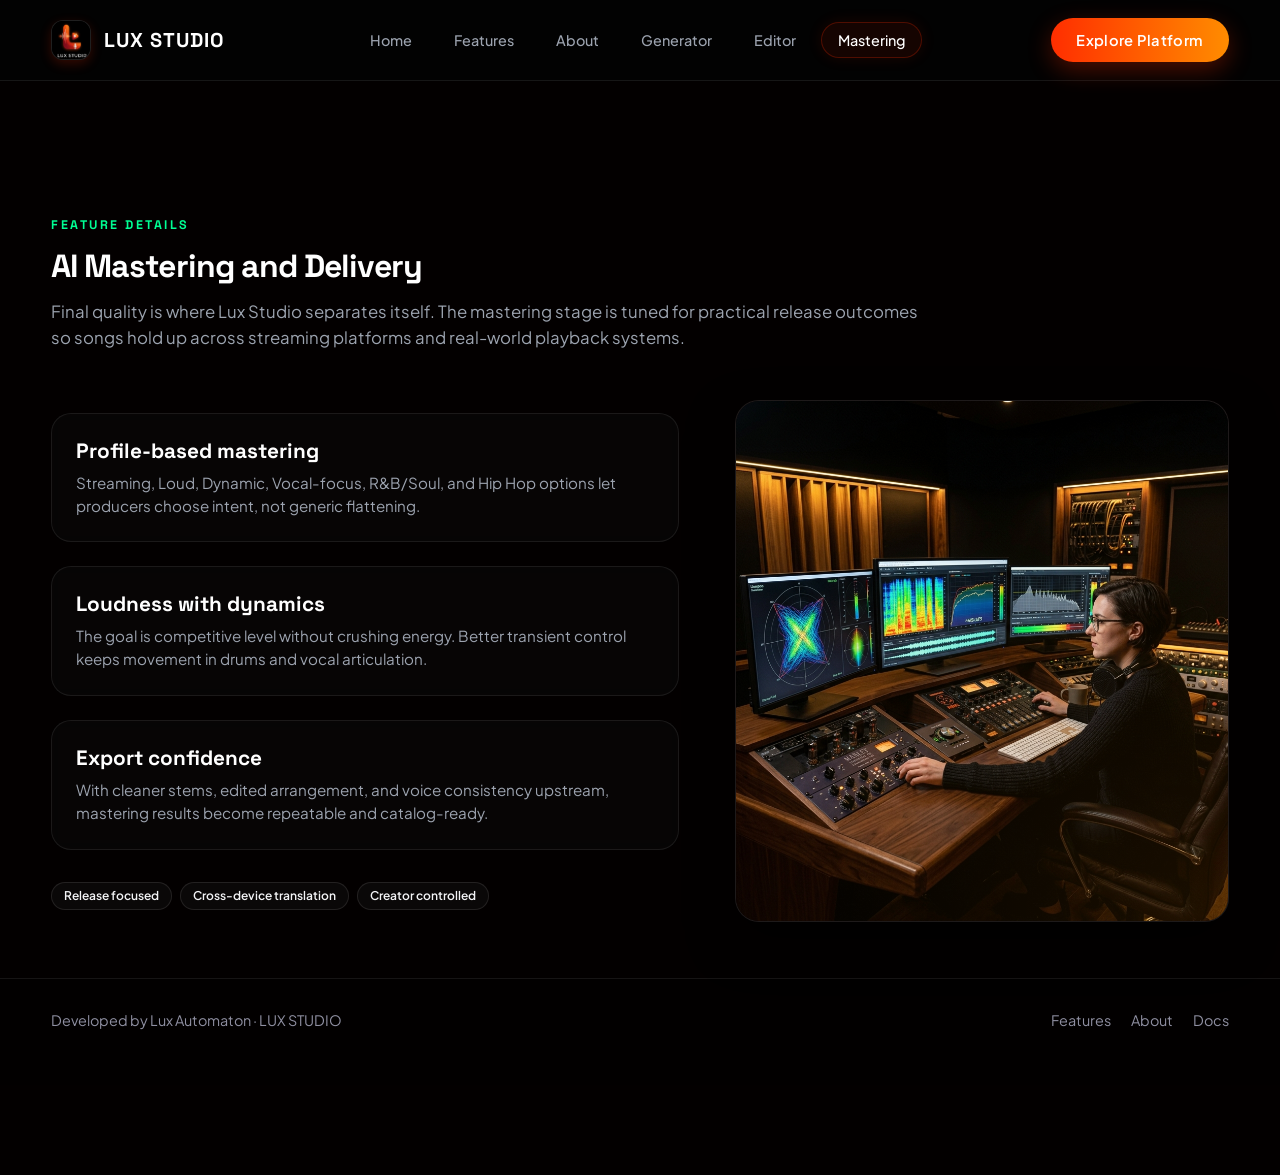
<file: features/mastering.html>
<!DOCTYPE html>
<html lang="en" class="dark">
<head>
  <meta charset="UTF-8" />
  <meta name="viewport" content="width=device-width, initial-scale=1.0" />
  <title>LUX STUDIO | AI Mastering and Delivery</title>
  <meta
    name="description"
    content="Details on the LUX STUDIO AI Mastering and Delivery module, featuring profile-based masters, transient dynamics, and competitive loudness."
  />
  <link rel="icon" type="image/png" href="../images/Lux Studio icon.png" />
  <link rel="apple-touch-icon" href="../images/Lux Studio icon.png" />
  <link rel="apple-touch-icon" sizes="152x152" href="../images/Lux Studio icon.png" />
  <link rel="apple-touch-icon" sizes="180x180" href="../images/Lux Studio icon.png" />
  <link rel="apple-touch-icon" sizes="167x167" href="../images/Lux Studio icon.png" />
  <link rel="icon" type="image/png" sizes="192x192" href="../images/Lux Studio icon.png" />
  <link rel="icon" type="image/png" sizes="128x128" href="../images/Lux Studio icon.png" />
  <link rel="shortcut icon" href="../images/Lux Studio icon.png" type="image/png" />
  <link rel="stylesheet" href="../css/style.css" />

  <!-- Open Graph / Facebook -->
  <meta property="og:type" content="website" />
  <meta property="og:url" content="https://luxautomaton-ux.github.io/lux-studio/" />
  <meta property="og:title" content="LUX STUDIO | AI Mastering and Delivery" />
  <meta property="og:description" content="Details on the LUX STUDIO AI Mastering and Delivery module, featuring profile-based masters, transient dynamics, and competitive loudness." />
  <meta property="og:image" content="../images/BANNER 2.png" />

  <!-- Twitter -->
  <meta property="twitter:card" content="summary_large_image" />
  <meta property="twitter:url" content="https://luxautomaton-ux.github.io/lux-studio/" />
  <meta property="twitter:title" content="LUX STUDIO | AI Mastering and Delivery" />
  <meta property="twitter:description" content="Details on the LUX STUDIO AI Mastering and Delivery module, featuring profile-based masters, transient dynamics, and competitive loudness." />
  <meta property="twitter:image" content="../images/BANNER 2.png" />
</head>
<body>
  <div class="bg-noise"></div>
  
  <div class="page">
    <!-- Premium Background Layers -->
    <div class="bg-layer">
      <img class="bg-image" src="../images/landing-background.png" alt="" />
      <div class="bg-overlay"></div>
      <div class="orb orb-1"></div>
      <div class="orb orb-2"></div>
      <div class="orb orb-3"></div>
      <div class="grid-overlay"></div>
      <div class="particles"></div>
    </div>

    <!-- Navigation Header -->
    <header class="topbar">
      <div class="container topbar-row">
        <a class="brand" href="../index.html">
          <img src="../images/Lux Studio icon.png" alt="LUX STUDIO" />
          <span>LUX STUDIO</span>
        </a>
        <nav class="nav">
          <a href="../index.html">Home</a>
          <a href="../features.html">Features</a>
          <a href="../about.html">About</a>
          <a href="generation.html">Generator</a>
          <a href="editor.html">Editor</a>
          <a class="active" href="mastering.html">Mastering</a>
        </nav>
        <div>
          <a class="btn btn-primary" href="../features.html">Explore Platform</a>
        </div>
      </div>
    </header>

    <main class="feature-hero">
      <section class="section">
        <div class="container">
          <div class="kicker">Feature Details</div>
          <h2>AI Mastering and Delivery</h2>
          <p class="lead" style="max-width: 74ch;">
            Final quality is where Lux Studio separates itself. The mastering stage is tuned for practical release outcomes so songs hold up across streaming platforms and real-world playback systems.
          </p>
          
          <div class="feature-details-layout" style="margin-top: 3rem;">
            <div style="display: flex; flex-direction: column; gap: 1.5rem;">
              <article class="glass-card" style="margin-bottom: 0;">
                <h3 style="font-family: var(--font-display); font-size: 1.3rem; color: #fff; margin-bottom: 0.5rem;">Profile-based mastering</h3>
                <p style="color: var(--muted); font-size: 0.95rem; line-height: 1.5;">
                  Streaming, Loud, Dynamic, Vocal-focus, R&amp;B/Soul, and Hip Hop options let producers choose intent, not generic flattening.
                </p>
              </article>

              <article class="glass-card" style="margin-bottom: 0;">
                <h3 style="font-family: var(--font-display); font-size: 1.3rem; color: #fff; margin-bottom: 0.5rem;">Loudness with dynamics</h3>
                <p style="color: var(--muted); font-size: 0.95rem; line-height: 1.5;">
                  The goal is competitive level without crushing energy. Better transient control keeps movement in drums and vocal articulation.
                </p>
              </article>

              <article class="glass-card" style="margin-bottom: 0;">
                <h3 style="font-family: var(--font-display); font-size: 1.3rem; color: #fff; margin-bottom: 0.5rem;">Export confidence</h3>
                <p style="color: var(--muted); font-size: 0.95rem; line-height: 1.5;">
                  With cleaner stems, edited arrangement, and voice consistency upstream, mastering results become repeatable and catalog-ready.
                </p>
              </article>
              
              <div class="chip-row" style="margin-top: 0.5rem;">
                <span class="chip">Release focused</span>
                <span class="chip">Cross-device translation</span>
                <span class="chip">Creator controlled</span>
              </div>
            </div>
            
            <div class="details-graphic-wrapper">
              <img src="../images/creator_mastering.png" alt="LUX STUDIO Audio engineer mastering output loudness and dynamic transients" class="details-graphic-img" style="height: 520px;" />
            </div>
          </div>
        </div>
      </section>
    </main>



    <!-- Web Application Footer -->
    <footer class="footer">
      <div class="container footer-row">
        <span>Developed by Lux Automaton · LUX STUDIO</span>
        <div class="footer-links">
          <a href="../features.html">Features</a>
          <a href="../about.html">About</a>
          <a href="../../README.md">Docs</a>
        </div>
      </div>
    </footer>
  </div>

  <script src="../js/script.js"></script>
</body>
</html>
</file>
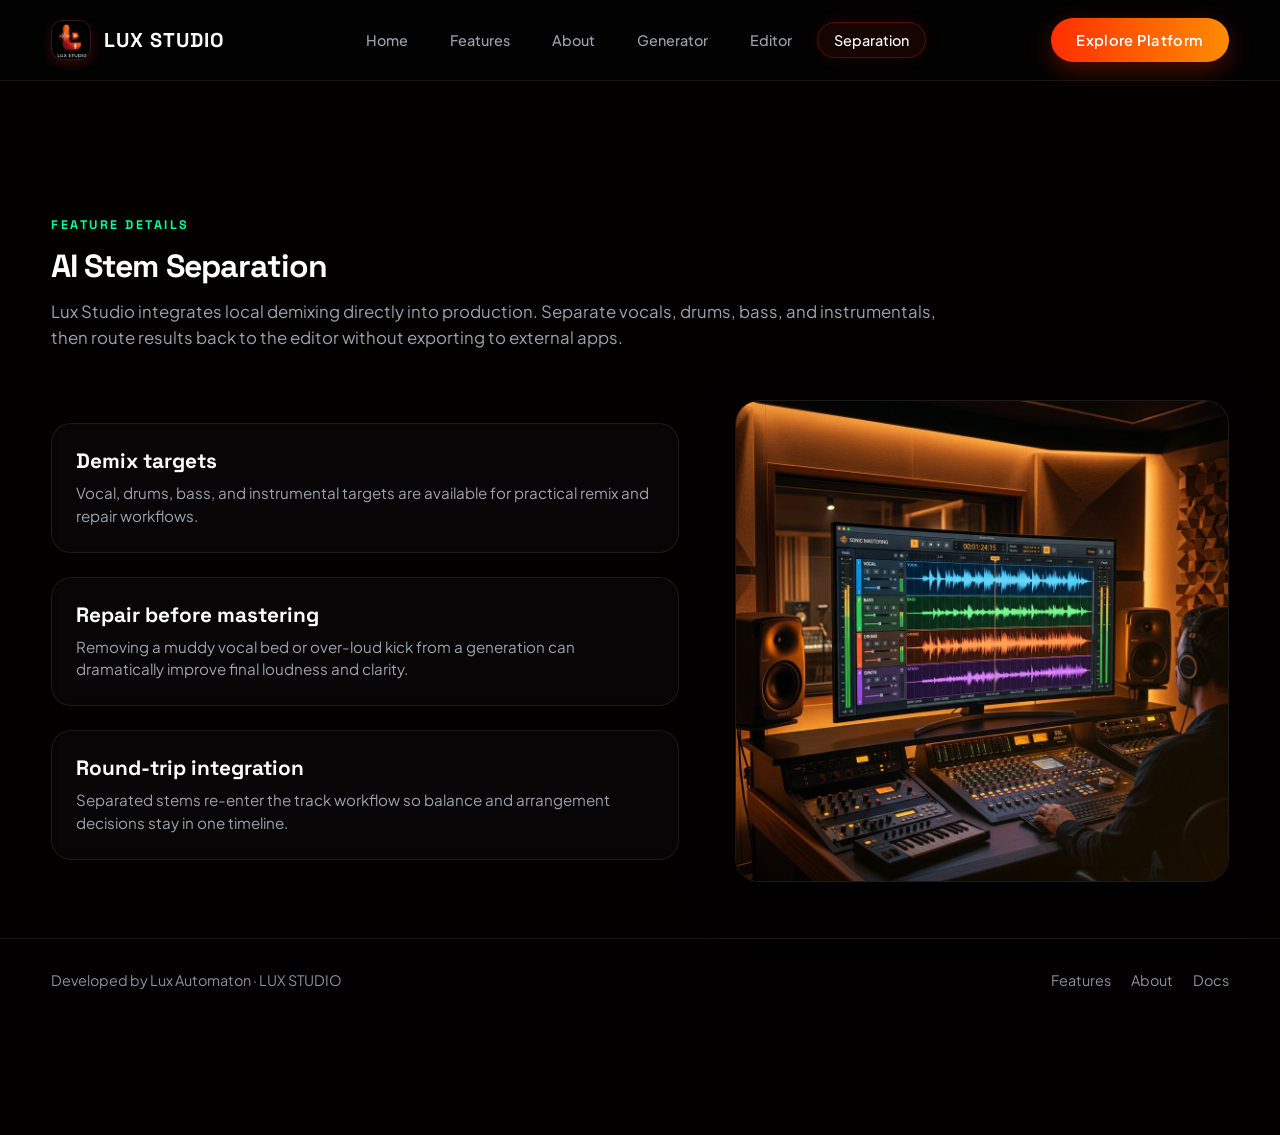
<file: features/separation.html>
<!DOCTYPE html>
<html lang="en" class="dark">
<head>
  <meta charset="UTF-8" />
  <meta name="viewport" content="width=device-width, initial-scale=1.0" />
  <title>LUX STUDIO | AI Stem Separation</title>
  <meta
    name="description"
    content="Details on the LUX STUDIO AI Stem Separation Engine, featuring local demixing targets, mix repairs, and DAW timeline integration."
  />
  <link rel="icon" type="image/png" href="../images/Lux Studio icon.png" />
  <link rel="apple-touch-icon" href="../images/Lux Studio icon.png" />
  <link rel="apple-touch-icon" sizes="152x152" href="../images/Lux Studio icon.png" />
  <link rel="apple-touch-icon" sizes="180x180" href="../images/Lux Studio icon.png" />
  <link rel="apple-touch-icon" sizes="167x167" href="../images/Lux Studio icon.png" />
  <link rel="icon" type="image/png" sizes="192x192" href="../images/Lux Studio icon.png" />
  <link rel="icon" type="image/png" sizes="128x128" href="../images/Lux Studio icon.png" />
  <link rel="shortcut icon" href="../images/Lux Studio icon.png" type="image/png" />
  <link rel="stylesheet" href="../css/style.css" />

  <!-- Open Graph / Facebook -->
  <meta property="og:type" content="website" />
  <meta property="og:url" content="https://luxautomaton-ux.github.io/lux-studio/" />
  <meta property="og:title" content="LUX STUDIO | AI Stem Separation" />
  <meta property="og:description" content="Details on the LUX STUDIO AI Stem Separation Engine, featuring local demixing targets, mix repairs, and DAW timeline integration." />
  <meta property="og:image" content="../images/BANNER 2.png" />

  <!-- Twitter -->
  <meta property="twitter:card" content="summary_large_image" />
  <meta property="twitter:url" content="https://luxautomaton-ux.github.io/lux-studio/" />
  <meta property="twitter:title" content="LUX STUDIO | AI Stem Separation" />
  <meta property="twitter:description" content="Details on the LUX STUDIO AI Stem Separation Engine, featuring local demixing targets, mix repairs, and DAW timeline integration." />
  <meta property="twitter:image" content="../images/BANNER 2.png" />
</head>
<body>
  <div class="bg-noise"></div>
  
  <div class="page">
    <!-- Premium Background Layers -->
    <div class="bg-layer">
      <img class="bg-image" src="../images/landing-background.png" alt="" />
      <div class="bg-overlay"></div>
      <div class="orb orb-1"></div>
      <div class="orb orb-2"></div>
      <div class="orb orb-3"></div>
      <div class="grid-overlay"></div>
      <div class="particles"></div>
    </div>

    <!-- Navigation Header -->
    <header class="topbar">
      <div class="container topbar-row">
        <a class="brand" href="../index.html">
          <img src="../images/Lux Studio icon.png" alt="LUX STUDIO" />
          <span>LUX STUDIO</span>
        </a>
        <nav class="nav">
          <a href="../index.html">Home</a>
          <a href="../features.html">Features</a>
          <a href="../about.html">About</a>
          <a href="generation.html">Generator</a>
          <a href="editor.html">Editor</a>
          <a class="active" href="separation.html">Separation</a>
        </nav>
        <div>
          <a class="btn btn-primary" href="../features.html">Explore Platform</a>
        </div>
      </div>
    </header>

    <main class="feature-hero">
      <section class="section">
        <div class="container">
          <div class="kicker">Feature Details</div>
          <h2>AI Stem Separation</h2>
          <p class="lead" style="max-width: 74ch;">
            Lux Studio integrates local demixing directly into production. Separate vocals, drums, bass, and instrumentals, then route results back to the editor without exporting to external apps.
          </p>
          
          <div class="feature-details-layout" style="margin-top: 3rem;">
            <div style="display: flex; flex-direction: column; gap: 1.5rem;">
              <article class="glass-card" style="margin-bottom: 0;">
                <h3 style="font-family: var(--font-display); font-size: 1.3rem; color: #fff; margin-bottom: 0.5rem;">Demix targets</h3>
                <p style="color: var(--muted); font-size: 0.95rem; line-height: 1.5;">
                  Vocal, drums, bass, and instrumental targets are available for practical remix and repair workflows.
                </p>
              </article>

              <article class="glass-card" style="margin-bottom: 0;">
                <h3 style="font-family: var(--font-display); font-size: 1.3rem; color: #fff; margin-bottom: 0.5rem;">Repair before mastering</h3>
                <p style="color: var(--muted); font-size: 0.95rem; line-height: 1.5;">
                  Removing a muddy vocal bed or over-loud kick from a generation can dramatically improve final loudness and clarity.
                </p>
              </article>

              <article class="glass-card" style="margin-bottom: 0;">
                <h3 style="font-family: var(--font-display); font-size: 1.3rem; color: #fff; margin-bottom: 0.5rem;">Round-trip integration</h3>
                <p style="color: var(--muted); font-size: 0.95rem; line-height: 1.5;">
                  Separated stems re-enter the track workflow so balance and arrangement decisions stay in one timeline.
                </p>
              </article>
            </div>
            
            <div class="details-graphic-wrapper">
              <img src="../images/creator_separation.png" alt="LUX STUDIO Stem separation waveform view showing isolated tracks" class="details-graphic-img" style="height: 480px;" />
            </div>
          </div>
        </div>
      </section>
    </main>



    <!-- Web Application Footer -->
    <footer class="footer">
      <div class="container footer-row">
        <span>Developed by Lux Automaton · LUX STUDIO</span>
        <div class="footer-links">
          <a href="../features.html">Features</a>
          <a href="../about.html">About</a>
          <a href="../../README.md">Docs</a>
        </div>
      </div>
    </footer>
  </div>

  <script src="../js/script.js"></script>
</body>
</html>
</file>
<file: css/style.css>
@import url('https://fonts.googleapis.com/css2?family=Plus+Jakarta+Sans:wght@300;400;500;600;700&family=Space+Grotesk:wght@400;500;600;700&display=swap');

* {
  box-sizing: border-box;
  margin: 0;
  padding: 0;
  transition: background-color 0.3s ease, border-color 0.3s ease;
}

:root {
  --bg: #030000;
  --bg-deep: #000000;
  --panel: rgba(18, 12, 12, 0.65);
  --panel-solid: #0d0909;
  --panel-hover: rgba(30, 20, 20, 0.85);
  --line: rgba(255, 255, 255, 0.08);
  --line-glowing: rgba(255, 46, 0, 0.35);
  --text: #f3f4f6;
  --muted: #9ca3af;
  --accent: #ff2e00;
  --accent-rgb: 255, 46, 0;
  --accent-2: #ff8c00;
  --good: #00ff94;
  --font-display: 'Space Grotesk', system-ui, -apple-system, sans-serif;
  --font-sans: 'Plus Jakarta Sans', system-ui, -apple-system, sans-serif;
}

html,
body {
  background: var(--bg);
  color: var(--text);
  font-family: var(--font-sans);
  scroll-behavior: smooth;
  overflow-x: hidden;
}

body::before {
  content: "";
  position: fixed;
  inset: 0;
  background-image: radial-gradient(circle at 50% -20%, rgba(255, 46, 0, 0.15), transparent 60%),
                    radial-gradient(circle at 15% 45%, rgba(255, 140, 0, 0.08), transparent 50%),
                    radial-gradient(circle at 85% 75%, rgba(255, 46, 0, 0.06), transparent 55%),
                    linear-gradient(135deg, #000000 0%, #0c0200 45%, #180500 70%, #000000 100%);
  z-index: -3;
  pointer-events: none;
}

/* Background Noise */
.bg-noise {
  position: fixed;
  inset: 0;
  background-image: url("data:image/svg+xml,%3Csvg viewBox='0 0 200 200' xmlns='http://www.w3.org/2000/svg'%3E%3Cfilter id='noiseFilter'%3E%3CfeTurbulence type='fractalNoise' baseFrequency='0.65' numOctaves='3' stitchTiles='stitch'/%3E%3C/filter%3E%3Crect width='100%25' height='100%25' filter='url(%23noiseFilter)' opacity='0.015'/%3E%3C/svg%3E");
  z-index: -2;
  pointer-events: none;
}

a {
  color: inherit;
  text-decoration: none;
}

.page {
  position: relative;
  min-height: 100vh;
  padding-bottom: 90px; /* Spacer for bottom player bar */
}

/* Premium Background Layers */
.bg-layer {
  position: fixed;
  inset: 0;
  z-index: -4;
}

.bg-image {
  position: absolute;
  inset: 0;
  width: 100%;
  height: 100%;
  object-fit: cover;
  opacity: 0.14;
  filter: saturate(0.3) contrast(1.15) brightness(0.5);
}

.bg-overlay {
  position: absolute;
  inset: 0;
  background: linear-gradient(180deg, rgba(0, 0, 0, 0.45) 0%, rgba(3, 0, 0, 0.96) 100%);
}

.orb {
  position: absolute;
  border-radius: 999px;
  filter: blur(140px);
  opacity: 0.14;
  animation: pulse-slow 8s ease-in-out infinite;
}

.orb-1 {
  top: -10%;
  left: 20%;
  width: 35rem;
  height: 35rem;
  background: var(--accent);
}

.orb-2 {
  right: 15%;
  bottom: 10%;
  width: 30rem;
  height: 30rem;
  background: var(--accent-2);
  animation-delay: 2s;
}

.grid-overlay {
  position: absolute;
  inset: 0;
  opacity: 0.04;
  background-image: linear-gradient(rgba(255, 255, 255, 0.08) 1px, transparent 1px),
                    linear-gradient(90deg, rgba(255, 255, 255, 0.08) 1px, transparent 1px);
  background-size: 50px 50px;
}

.particles {
  position: absolute;
  inset: 0;
  pointer-events: none;
  z-index: -1;
}

.particle {
  position: absolute;
  border-radius: 999px;
  background: var(--accent);
  opacity: 0.15;
  animation: float 12s ease-in-out infinite;
}

.container {
  width: min(1200px, 92vw);
  margin: 0 auto;
}

/* Premium Topbar Navigation */
.topbar {
  position: sticky;
  top: 0;
  z-index: 100;
  backdrop-filter: blur(20px);
  -webkit-backdrop-filter: blur(20px);
  background: rgba(3, 3, 3, 0.75);
  border-bottom: 1px solid var(--line);
}

.topbar-row {
  min-height: 80px;
  display: flex;
  align-items: center;
  justify-content: space-between;
  gap: 1.5rem;
}

.brand {
  display: inline-flex;
  align-items: center;
  gap: 0.8rem;
  font-family: var(--font-display);
  font-weight: 700;
  font-size: 1.25rem;
  letter-spacing: 0.05em;
  color: #fff;
}

.brand img {
  width: 40px;
  height: 40px;
  border-radius: 12px;
  border: 1px solid rgba(255, 255, 255, 0.12);
  background: #000;
  box-shadow: 0 4px 12px rgba(255, 46, 0, 0.2);
}

.nav {
  display: flex;
  gap: 0.5rem;
  flex-wrap: wrap;
  justify-content: center;
}

.nav a {
  color: var(--muted);
  font-size: 0.9rem;
  font-weight: 500;
  padding: 0.5rem 1rem;
  border-radius: 999px;
  border: 1px solid transparent;
  transition: all 0.3s cubic-bezier(0.16, 1, 0.3, 1);
}

.nav a:hover,
.nav a.active {
  color: #fff;
  border-color: rgba(255, 46, 0, 0.25);
  background: rgba(255, 46, 0, 0.08);
  box-shadow: 0 0 15px rgba(255, 46, 0, 0.1);
}

/* Glassmorphic Components */
.glass-panel {
  background: var(--panel);
  backdrop-filter: blur(16px);
  -webkit-backdrop-filter: blur(16px);
  border: 1px solid var(--line);
  border-radius: 24px;
}

.glass-card {
  background: rgba(255, 255, 255, 0.02);
  backdrop-filter: blur(8px);
  -webkit-backdrop-filter: blur(8px);
  border: 1px solid var(--line);
  border-radius: 20px;
  padding: 1.5rem;
  transition: all 0.4s cubic-bezier(0.16, 1, 0.3, 1);
}

.glass-card:hover {
  background: rgba(255, 255, 255, 0.04);
  border-color: rgba(255, 46, 0, 0.3);
  box-shadow: 0 12px 30px rgba(0, 0, 0, 0.3),
              0 0 20px rgba(255, 46, 0, 0.08);
  transform: translateY(-4px);
}

/* Premium Buttons */
.btn {
  border: 0;
  border-radius: 999px;
  padding: 0.8rem 1.6rem;
  font-weight: 600;
  font-family: var(--font-sans);
  font-size: 0.92rem;
  cursor: pointer;
  display: inline-flex;
  align-items: center;
  justify-content: center;
  gap: 0.5rem;
  transition: all 0.3s cubic-bezier(0.16, 1, 0.3, 1);
  letter-spacing: 0.02em;
}

.btn-primary {
  color: #fff;
  background: linear-gradient(90deg, var(--accent), var(--accent-2));
  box-shadow: 0 8px 24px rgba(255, 46, 0, 0.3);
}

.btn-primary:hover {
  transform: scale(1.03);
  box-shadow: 0 12px 32px rgba(255, 46, 0, 0.45);
}

.btn-ghost {
  color: #fff;
  background: rgba(255, 255, 255, 0.04);
  border: 1px solid rgba(255, 255, 255, 0.1);
}

.btn-ghost:hover {
  background: rgba(255, 255, 255, 0.08);
  border-color: rgba(255, 46, 0, 0.3);
}

/* Cinematic Hero Section */
.hero {
  padding: 6.5rem 0 3.5rem;
}

.hero-shell {
  padding: clamp(1.5rem, 3.5vw, 3rem);
  display: grid;
  gap: 2.5rem;
  grid-template-columns: 1.25fr 0.95fr;
  align-items: center;
}

.eyebrow {
  color: var(--accent-2);
  font-size: 0.75rem;
  font-weight: 700;
  letter-spacing: 0.25em;
  text-transform: uppercase;
  margin-bottom: 1rem;
  font-family: var(--font-display);
}

.hero h1 {
  font-family: var(--font-display);
  font-size: clamp(2.2rem, 4.5vw, 4.2rem);
  line-height: 1.05;
  letter-spacing: -0.04em;
  font-weight: 700;
}

.gradient-title {
  background: linear-gradient(to right, #ffffff 40%, #e2e8f0 70%, #ff8c00 100%);
  -webkit-background-clip: text;
  -webkit-text-fill-color: transparent;
}

.hero p {
  color: var(--muted);
  font-size: 1.08rem;
  line-height: 1.6;
  margin-top: 1.2rem;
}

.hero-actions {
  margin-top: 2rem;
  display: flex;
  gap: 1rem;
  flex-wrap: wrap;
}

.hero-visual {
  position: relative;
  border-radius: 24px;
  overflow: hidden;
  box-shadow: 0 20px 50px rgba(0,0,0,0.6),
              0 0 40px rgba(255, 46, 0, 0.15);
}

.hero-visual img {
  width: 100%;
  height: 100%;
  object-fit: cover;
  border: 1px solid var(--line);
  display: block;
  transition: transform 0.5s ease;
}

.hero-visual:hover img {
  transform: scale(1.02);
}

.hero-bars {
  position: absolute;
  inset: auto 1.5rem 1.5rem 1.5rem;
  display: flex;
  align-items: end;
  gap: 0.2rem;
  height: 50px;
  pointer-events: none;
  z-index: 2;
}

.hero-bars span {
  flex: 1;
  background: linear-gradient(to top, rgba(255, 46, 0, 0.9), rgba(255, 140, 0, 0.8));
  border-radius: 99px;
  transform-origin: bottom;
  min-height: 4px;
}

/* Interactive Audio Generator Widget */
.generator-widget {
  margin: 3rem 0;
}

.generator-box {
  padding: 2rem;
  border-radius: 24px;
  background: rgba(10, 10, 12, 0.8);
  border: 1px solid rgba(255, 46, 0, 0.15);
  box-shadow: 0 16px 40px rgba(0,0,0,0.5),
              inset 0 0 24px rgba(255, 46, 0, 0.05);
}

.widget-header {
  display: flex;
  align-items: center;
  justify-content: space-between;
  margin-bottom: 1.5rem;
}

.widget-title {
  display: flex;
  align-items: center;
  gap: 0.6rem;
  font-family: var(--font-display);
  font-size: 1.25rem;
  font-weight: 600;
}

.widget-tag {
  font-size: 0.72rem;
  background: rgba(255, 140, 0, 0.15);
  color: var(--accent-2);
  padding: 0.25rem 0.6rem;
  border-radius: 99px;
  font-weight: 700;
  text-transform: uppercase;
}

.prompt-input-row {
  display: flex;
  gap: 0.75rem;
  background: rgba(0, 0, 0, 0.4);
  border: 1px solid var(--line);
  padding: 0.5rem;
  border-radius: 16px;
  align-items: center;
  margin-bottom: 1.5rem;
}

.prompt-input {
  flex: 1;
  background: transparent;
  border: 0;
  outline: 0;
  color: #fff;
  font-family: var(--font-sans);
  font-size: 0.95rem;
  padding: 0.5rem 0.8rem;
}

.prompt-input::placeholder {
  color: rgba(255,255,255,0.3);
}

.prompt-btn {
  background: linear-gradient(90deg, var(--accent), var(--accent-2));
  color: #fff;
  border: 0;
  padding: 0.75rem 1.5rem;
  border-radius: 12px;
  font-weight: 600;
  cursor: pointer;
  font-size: 0.9rem;
  display: flex;
  align-items: center;
  gap: 0.4rem;
  box-shadow: 0 4px 12px rgba(255,46,0,0.3);
  transition: all 0.2s ease;
}

.prompt-btn:hover {
  transform: translateY(-1px);
  box-shadow: 0 6px 16px rgba(255,46,0,0.45);
}

/* Generation Progression Bar */
.progression-bar-container {
  display: none;
  background: rgba(0, 0, 0, 0.5);
  border: 1px solid var(--line);
  padding: 1.25rem;
  border-radius: 16px;
  margin-bottom: 1.5rem;
}

.progression-info {
  display: flex;
  justify-content: space-between;
  margin-bottom: 0.6rem;
  font-size: 0.85rem;
}

.progression-status {
  font-weight: 600;
  color: var(--accent-2);
}

.progression-percent {
  font-family: monospace;
}

.progression-track {
  height: 6px;
  background: rgba(255, 255, 255, 0.05);
  border-radius: 99px;
  overflow: hidden;
}

.progression-fill {
  height: 100%;
  width: 0%;
  background: linear-gradient(90deg, var(--accent), var(--accent-2));
  border-radius: 99px;
  box-shadow: 0 0 10px rgba(255, 46, 0, 0.5);
}

/* Grid of generated cards */
.tracks-grid {
  display: grid;
  grid-template-columns: repeat(auto-fit, minmax(280px, 1fr));
  gap: 1.25rem;
}

.track-card {
  background: rgba(255, 255, 255, 0.015);
  border: 1px solid var(--line);
  border-radius: 16px;
  padding: 1.2rem;
  position: relative;
  overflow: hidden;
  display: flex;
  gap: 1rem;
  align-items: center;
  transition: all 0.3s ease;
  cursor: pointer;
}

.track-card:hover {
  border-color: rgba(255, 46, 0, 0.25);
  background: rgba(255, 46, 0, 0.03);
}

.track-card.active {
  border-color: var(--accent);
  background: rgba(255, 46, 0, 0.06);
  box-shadow: 0 8px 24px rgba(255,46,0,0.08);
}

.record-art-container {
  position: relative;
  width: 64px;
  height: 64px;
  flex-shrink: 0;
}

.record-vinyl {
  width: 100%;
  height: 100%;
  border-radius: 50%;
  background: #111;
  border: 2px solid #222;
  box-shadow: 0 4px 10px rgba(0,0,0,0.5);
  display: flex;
  align-items: center;
  justify-content: center;
  position: relative;
}

.record-vinyl::before {
  content: "";
  position: absolute;
  inset: 6px;
  border-radius: 50%;
  border: 1px dashed rgba(255,255,255,0.05);
}

.record-vinyl::after {
  content: "";
  position: absolute;
  inset: 14px;
  border-radius: 50%;
  border: 1px dashed rgba(255,255,255,0.07);
}

.record-center {
  width: 22px;
  height: 22px;
  border-radius: 50%;
  background: linear-gradient(135deg, var(--accent), var(--accent-2));
  display: flex;
  align-items: center;
  justify-content: center;
  box-shadow: inset 0 0 4px rgba(0,0,0,0.5);
}

.record-hole {
  width: 5px;
  height: 5px;
  border-radius: 50%;
  background: #000;
}

.record-vinyl.spinning {
  animation: spin 3s linear infinite;
}

.track-play-overlay {
  position: absolute;
  inset: 0;
  border-radius: 50%;
  background: rgba(0,0,0,0.45);
  display: flex;
  align-items: center;
  justify-content: center;
  opacity: 0;
  transition: opacity 0.2s ease;
}

.track-card:hover .track-play-overlay {
  opacity: 1;
}

.track-play-overlay svg {
  width: 18px;
  height: 18px;
  fill: #fff;
  color: #fff;
}

.track-details {
  flex: 1;
  min-width: 0;
}

.track-title {
  font-size: 0.95rem;
  font-weight: 600;
  color: #fff;
  margin-bottom: 0.2rem;
  white-space: nowrap;
  overflow: hidden;
  text-overflow: ellipsis;
}

.track-genre {
  font-size: 0.75rem;
  color: var(--muted);
  font-family: var(--font-display);
  text-transform: uppercase;
  letter-spacing: 0.05em;
}

/* Double Deck Showcase with Lyrics */
.showcase-layout {
  display: grid;
  grid-template-columns: 1.1fr 0.9fr;
  gap: 2rem;
  margin: 3.5rem 0;
}

.lyrics-card {
  padding: 2rem;
  height: 380px;
  display: flex;
  flex-col: column;
  position: relative;
  overflow: hidden;
}

.lyrics-header {
  display: flex;
  align-items: center;
  gap: 0.5rem;
  font-family: var(--font-display);
  font-weight: 600;
  font-size: 1.1rem;
  border-bottom: 1px solid var(--line);
  padding-bottom: 0.8rem;
  margin-bottom: 1.2rem;
  color: #fff;
}

.lyrics-scroller {
  flex: 1;
  overflow-y: auto;
  scroll-behavior: smooth;
  padding-right: 0.5rem;
  mask-image: linear-gradient(to bottom, transparent 0%, #000 15%, #000 80%, transparent 100%);
  -webkit-mask-image: linear-gradient(to bottom, transparent 0%, #000 15%, #000 80%, transparent 100%);
}

.lyrics-line {
  padding: 0.6rem 0;
  font-size: 1.05rem;
  color: rgba(255,255,255,0.25);
  font-weight: 500;
  transition: all 0.3s ease;
  transform-origin: left;
}

.lyrics-line.active {
  color: var(--accent-2);
  transform: scale(1.04);
  font-weight: 700;
  text-shadow: 0 0 15px rgba(255, 140, 0, 0.25);
}

/* sections */
.section {
  padding: 3.5rem 0;
}

.section h2 {
  font-family: var(--font-display);
  font-size: clamp(1.8rem, 2.5vw, 2.6rem);
  font-weight: 700;
  letter-spacing: -0.03em;
  color: #fff;
}

.section p.lead {
  color: var(--muted);
  margin-top: 0.8rem;
  font-size: 1.05rem;
  line-height: 1.6;
  max-width: 78ch;
}

.cards {
  margin-top: 2rem;
  display: grid;
  grid-template-columns: repeat(auto-fit, minmax(280px, 1fr));
  gap: 1.5rem;
}

.chip-row {
  display: flex;
  gap: 0.5rem;
  margin-top: 1.2rem;
  flex-wrap: wrap;
}

.chip {
  font-size: 0.75rem;
  font-weight: 600;
  border-radius: 999px;
  border: 1px solid rgba(255, 255, 255, 0.1);
  background: rgba(255, 255, 255, 0.03);
  color: #f3f4f6;
  padding: 0.35rem 0.75rem;
}

.quality-grid {
  margin-top: 2rem;
  display: grid;
  grid-template-columns: repeat(auto-fit, minmax(320px, 1fr));
  gap: 1.5rem;
}

.quality-stat {
  border-radius: 20px;
  border: 1px solid var(--line);
  background: rgba(255, 255, 255, 0.01);
  padding: 1.75rem;
  transition: all 0.3s ease;
}

.quality-stat:hover {
  border-color: rgba(255, 46, 0, 0.2);
  background: rgba(255, 255, 255, 0.02);
}

.quality-stat strong {
  display: block;
  color: #fff;
  font-family: var(--font-display);
  font-size: 1.4rem;
  margin-bottom: 0.5rem;
  font-weight: 600;
}

.quality-stat p {
  color: var(--muted);
  font-size: 0.95rem;
  line-height: 1.6;
}

.path-grid {
  margin-top: 2rem;
  display: grid;
  grid-template-columns: repeat(auto-fit, minmax(260px, 1fr));
  gap: 1.25rem;
}

.path-card {
  padding: 1.5rem;
  border-radius: 20px;
  border: 1px solid var(--line);
  background: rgba(10, 10, 12, 0.4);
  transition: all 0.3s ease;
}

.path-card:hover {
  border-color: rgba(255, 46, 0, 0.3);
  background: rgba(255, 46, 0, 0.04);
  transform: scale(1.02);
}

.path-card h4 {
  font-family: var(--font-display);
  font-size: 1.15rem;
  margin-bottom: 0.4rem;
  color: #fff;
}

.path-card p {
  color: var(--muted);
  font-size: 0.92rem;
  line-height: 1.5;
}



/* Footer Section */
.footer {
  border-top: 1px solid var(--line);
  padding: 2rem 0 3.5rem;
  color: #8f8fa1;
  font-size: 0.9rem;
  background: rgba(0, 0, 0, 0.3);
}

.footer-row {
  display: flex;
  justify-content: space-between;
  align-items: center;
  gap: 1.5rem;
  flex-wrap: wrap;
}

.footer-links {
  display: flex;
  gap: 1.25rem;
}

.footer-links a {
  transition: color 0.2s ease;
}

.footer-links a:hover {
  color: #fff;
}

.feature-hero {
  padding-top: 5rem;
}

.kicker {
  color: var(--good);
  font-size: 0.78rem;
  letter-spacing: 0.2em;
  text-transform: uppercase;
  font-weight: 700;
  font-family: var(--font-display);
  margin-bottom: 0.8rem;
}

.spacer {
  height: 1.5rem;
}

/* Animations */
@keyframes spin {
  from { transform: rotate(0deg); }
  to { transform: rotate(360deg); }
}

@keyframes float {
  0%, 100% { transform: translateY(0) translateX(0); opacity: 0.15; }
  50% { transform: translateY(-20px) translateX(10px); opacity: 0.35; }
}

@keyframes wave {
  0%, 100% { transform: scaleY(0.2); }
  50% { transform: scaleY(1); }
}

@keyframes pulse-slow {
  0%, 100% { transform: scale(1); opacity: 0.1; }
  50% { transform: scale(1.05); opacity: 0.15; }
}

@media (max-width: 980px) {
  .hero-shell {
    grid-template-columns: 1fr;
    text-align: center;
  }
  
  .hero h1 {
    font-size: clamp(2rem, 6vw, 3.2rem);
  }
  
  .hero p {
    margin: 1.2rem auto 0;
  }
  
  .hero-actions {
    justify-content: center;
  }
  
  .showcase-layout {
    grid-template-columns: 1fr;
  }
  
  .topbar-row {
    min-height: 72px;
  }
}

@media (max-width: 768px) {
  .nav {
    width: 100%;
    justify-content: center;
    overflow-x: auto;
    padding: 0.5rem 0;
  }
  .topbar-row {
    flex-direction: column;
    padding: 0.8rem 0;
    gap: 0.5rem;
  }

}

/* Orb 3 - Red-Orange Glow */
.orb-3 {
  left: 45%;
  top: 35%;
  width: 45rem;
  height: 45rem;
  background: #ff4500;
  opacity: 0.12;
  animation-delay: 4s;
}

/* Creator Gallery Bento Grid styles */
.creator-gallery-section {
  padding: 6rem 0;
  position: relative;
  overflow: hidden;
}

.creator-grid {
  display: grid;
  grid-template-columns: 1.2fr 1fr;
  gap: 2rem;
  margin-top: 3.5rem;
}

.creator-left {
  display: flex;
}

.creator-right {
  display: flex;
  flex-direction: column;
  gap: 2rem;
}

.gallery-card {
  position: relative;
  border-radius: 20px;
  overflow: hidden;
  border: 1px solid var(--line);
  background: var(--panel);
  transition: all 0.5s cubic-bezier(0.25, 1, 0.5, 1);
  box-shadow: 0 10px 40px -15px rgba(0, 0, 0, 0.4);
}

.gallery-card::after {
  content: "";
  position: absolute;
  inset: 0;
  background: linear-gradient(0deg, rgba(3, 3, 3, 0.95) 0%, rgba(3, 3, 3, 0.4) 40%, transparent 100%);
  z-index: 1;
  transition: opacity 0.5s ease;
}

.gallery-card img {
  width: 100%;
  height: 100%;
  object-fit: cover;
  display: block;
  transition: transform 0.8s cubic-bezier(0.25, 1, 0.5, 1);
}

.gallery-caption {
  position: absolute;
  bottom: 0;
  left: 0;
  width: 100%;
  padding: 2.2rem;
  z-index: 2;
  transition: transform 0.5s cubic-bezier(0.25, 1, 0.5, 1);
}

.gallery-caption h4 {
  font-family: var(--font-display);
  font-size: 1.4rem;
  font-weight: 600;
  color: #fff;
  margin-bottom: 0.4rem;
  text-shadow: 0 2px 4px rgba(0,0,0,0.5);
}

.gallery-caption p {
  color: var(--muted);
  font-size: 0.92rem;
  line-height: 1.5;
}

.gallery-badge {
  display: inline-block;
  font-size: 0.72rem;
  font-weight: 600;
  text-transform: uppercase;
  letter-spacing: 0.08em;
  color: var(--accent-2);
  margin-bottom: 0.6rem;
  border: 1px solid rgba(255, 140, 0, 0.25);
  background: rgba(255, 140, 0, 0.08);
  padding: 0.25rem 0.6rem;
  border-radius: 100px;
}

.gallery-card:hover {
  transform: translateY(-8px);
  border-color: var(--line-glowing);
  box-shadow: 0 20px 50px -10px rgba(255, 46, 0, 0.15);
}

.gallery-card:hover img {
  transform: scale(1.04);
}

.gallery-card:hover::after {
  opacity: 0.85;
}

/* Asymmetric Heights */
.card-synth {
  height: 620px;
}

.card-vocals,
.card-mixing {
  height: 298px;
}

@media (max-width: 980px) {
  .creator-grid {
    grid-template-columns: 1fr;
  }
  .card-synth {
    height: 450px;
  }
  .card-vocals,
  .card-mixing {
    height: 300px;
  }
}

/* Widescreen Features Banner Card and Responsive Subpage Graphic Panels */
.features-banner-wrapper {
  margin: 3rem 0;
  position: relative;
  z-index: 2;
}

.features-banner-glass {
  display: grid;
  grid-template-columns: 1.1fr 0.9fr;
  background: rgba(255, 255, 255, 0.015);
  border: 1px solid var(--line);
  border-radius: 24px;
  overflow: hidden;
  box-shadow: 0 20px 40px -15px rgba(0, 0, 0, 0.5);
  transition: all 0.4s cubic-bezier(0.25, 1, 0.5, 1);
}

.features-banner-glass:hover {
  border-color: rgba(255, 140, 0, 0.2);
  box-shadow: 0 25px 50px -10px rgba(255, 46, 0, 0.08);
}

.features-banner-content {
  padding: 3rem;
  display: flex;
  flex-direction: column;
  justify-content: center;
}

.features-banner-img {
  width: 100%;
  height: 100%;
  object-fit: cover;
  display: block;
  min-height: 380px;
  transition: transform 0.8s cubic-bezier(0.25, 1, 0.5, 1);
}

.features-banner-glass:hover .features-banner-img {
  transform: scale(1.03);
}

.features-banner-tags {
  display: flex;
  gap: 0.5rem;
  flex-wrap: wrap;
}

.badge {
  font-size: 0.72rem;
  font-weight: 600;
  border-radius: 99px;
  padding: 0.3rem 0.7rem;
  background: rgba(255, 255, 255, 0.03);
  border: 1px solid rgba(255, 255, 255, 0.08);
  color: #fff;
  transition: all 0.2s ease;
}

.features-banner-glass:hover .badge {
  border-color: rgba(255, 140, 0, 0.15);
  background: rgba(255, 140, 0, 0.05);
}

/* Feature Details Page High-Fidelity Side Graphic Panels */
.feature-details-layout {
  display: grid;
  grid-template-columns: 1.12fr 0.88fr;
  gap: 3.5rem;
  align-items: center;
}

.details-graphic-wrapper {
  position: relative;
  border-radius: 24px;
  overflow: hidden;
  border: 1px solid var(--line);
  box-shadow: 0 20px 45px rgba(0, 0, 0, 0.6);
  transition: all 0.5s cubic-bezier(0.25, 1, 0.5, 1);
  background: var(--panel);
}

.details-graphic-wrapper::after {
  content: "";
  position: absolute;
  inset: 0;
  background: radial-gradient(circle at bottom right, rgba(255, 140, 0, 0.1), transparent 70%);
  z-index: 1;
}

.details-graphic-wrapper:hover {
  border-color: rgba(255, 140, 0, 0.25);
  box-shadow: 0 25px 60px -10px rgba(255, 46, 0, 0.12);
  transform: translateY(-4px);
}

.details-graphic-img {
  width: 100%;
  height: 480px;
  object-fit: cover;
  display: block;
  transition: transform 0.8s cubic-bezier(0.25, 1, 0.5, 1);
}

.details-graphic-wrapper:hover .details-graphic-img {
  transform: scale(1.03);
}

@media (max-width: 980px) {
  .features-banner-glass {
    grid-template-columns: 1fr;
  }
  .features-banner-content {
    padding: 2.2rem;
    order: 2;
  }
  .features-banner-img {
    min-height: 280px;
    height: 300px;
    order: 1;
  }
  .details-graphic-img {
    height: 320px;
  }
}

/* Real-Time Wave Visualizer in Player Bar */
.player-visualizer-container {
  display: flex;
  align-items: center;
  justify-content: center;
  width: 140px;
  height: 40px;
  margin: 0 1rem;
  opacity: 0.85;
}

.visualizer-canvas {
  width: 100%;
  height: 100%;
  display: block;
}

@media (max-width: 820px) {
  .player-visualizer-container {
    display: none;
  }
}

/* ==========================================
   MOBILE MENU & RESPONSIVE UX POLISHING
   ========================================== */

/* Mobile Hamburger Trigger */
.mobile-menu-trigger {
  display: none;
  background: none;
  border: none;
  outline: none;
  cursor: pointer;
  padding: 8px;
  z-index: 1001;
  position: relative;
  align-items: center;
  justify-content: center;
  width: 44px;
  height: 44px;
  border-radius: 10px;
  background: rgba(255, 255, 255, 0.02);
  border: 1px solid var(--line);
}

.mobile-menu-trigger span {
  display: block;
  width: 20px;
  height: 2px;
  background: #fff;
  position: relative;
  transition: transform 0.3s cubic-bezier(0.16, 1, 0.3, 1), background 0.3s ease;
}

.mobile-menu-trigger span::before,
.mobile-menu-trigger span::after {
  content: '';
  position: absolute;
  left: 0;
  width: 20px;
  height: 2px;
  background: #fff;
  transition: transform 0.3s cubic-bezier(0.16, 1, 0.3, 1);
}

.mobile-menu-trigger span::before {
  transform: translateY(-6px);
}

.mobile-menu-trigger span::after {
  transform: translateY(6px);
}

/* Trigger Open State */
.mobile-menu-trigger.is-active span {
  background: transparent;
}

.mobile-menu-trigger.is-active span::before {
  transform: rotate(45deg) translateY(0);
}

.mobile-menu-trigger.is-active span::after {
  transform: rotate(-45deg) translateY(0);
}

/* Mobile Screen Specific overrides */
@media (max-width: 768px) {
  .topbar-row {
    flex-direction: row !important;
    justify-content: space-between !important;
    align-items: center !important;
    padding: 0 1.2rem !important;
    gap: 0 !important;
    min-height: 76px !important;
  }
  
  .nav {
    display: none !important;
  }
  
  .topbar-row > div:last-child {
    display: none !important;
  }
  
  .mobile-menu-trigger {
    display: inline-flex !important;
  }

  /* Adjust typography for cleaner mobile flow */
  .gradient-title {
    font-size: clamp(2.2rem, 8vw, 3.5rem) !important;
    line-height: 1.15;
    letter-spacing: -0.02em;
  }
  
  .hero p {
    font-size: 1rem !important;
    padding: 0 0.5rem;
  }

  .hero-actions {
    flex-direction: column;
    gap: 0.8rem;
    padding: 0 1rem;
    width: 100%;
  }

  .hero-actions .btn {
    width: 100%;
  }

  .chip-row {
    flex-wrap: wrap;
    gap: 0.5rem;
    justify-content: center;
    padding: 0 1rem;
  }

  /* Fix grid gaps and spacing */
  .section {
    padding: 3.5rem 0 !important;
  }
}

/* Fullscreen Glassmorphic Mobile Overlay Menu */
.mobile-overlay-menu {
  position: fixed;
  inset: 0;
  width: 100vw;
  height: 100vh;
  background: rgba(3, 0, 0, 0.96);
  backdrop-filter: blur(35px);
  -webkit-backdrop-filter: blur(35px);
  z-index: 998;
  display: flex;
  flex-direction: column;
  align-items: center;
  justify-content: space-between;
  padding: 6.5rem 2rem 3.5rem;
  opacity: 0;
  visibility: hidden;
  transition: opacity 0.4s cubic-bezier(0.16, 1, 0.3, 1), visibility 0.4s;
  box-shadow: inset 0 0 120px rgba(255, 46, 0, 0.12);
  overflow-y: auto;
}

.mobile-overlay-menu.is-active {
  opacity: 1;
  visibility: visible;
}

/* Menu Brand Header */
.mobile-menu-header {
  text-align: center;
  transform: translateY(-20px);
  opacity: 0;
  transition: transform 0.5s cubic-bezier(0.16, 1, 0.3, 1) 0.1s, opacity 0.5s ease 0.1s;
}

.mobile-overlay-menu.is-active .mobile-menu-header {
  transform: translateY(0);
  opacity: 1;
}

.mobile-menu-logo {
  width: 54px;
  height: 54px;
  border-radius: 14px;
  border: 1px solid rgba(255, 46, 0, 0.25);
  box-shadow: 0 0 20px rgba(255, 46, 0, 0.25);
  margin-bottom: 0.8rem;
}

.mobile-menu-brand-name {
  font-family: var(--font-display);
  font-weight: 700;
  font-size: 1.4rem;
  letter-spacing: 0.08em;
  color: #fff;
}

/* Menu Navigation Links List */
.mobile-menu-links {
  display: flex;
  flex-direction: column;
  align-items: center;
  gap: 1.6rem;
  width: 100%;
  margin: 2rem 0;
}

.mobile-menu-link {
  font-family: var(--font-display);
  font-size: 1.8rem;
  font-weight: 600;
  color: var(--muted);
  text-decoration: none;
  letter-spacing: 0.03em;
  position: relative;
  transition: all 0.3s cubic-bezier(0.16, 1, 0.3, 1);
  transform: scale(0.9) translateY(15px);
  opacity: 0;
}

.mobile-overlay-menu.is-active .mobile-menu-link {
  transform: scale(1) translateY(0);
  opacity: 1;
}

/* Staggered load transitions */
.mobile-menu-link:nth-child(1) { transition-delay: 0.15s; }
.mobile-menu-link:nth-child(2) { transition-delay: 0.2s; }
.mobile-menu-link:nth-child(3) { transition-delay: 0.25s; }
.mobile-menu-link:nth-child(4) { transition-delay: 0.3s; }
.mobile-menu-link:nth-child(5) { transition-delay: 0.35s; }
.mobile-menu-link:nth-child(6) { transition-delay: 0.4s; }

.mobile-menu-link:hover,
.mobile-menu-link.is-active {
  color: #fff;
  text-shadow: 0 0 20px rgba(255, 46, 0, 0.5);
  transform: scale(1.05) !important;
}

.mobile-menu-link::before {
  content: '';
  position: absolute;
  bottom: -4px;
  left: 50%;
  transform: translateX(-50%);
  width: 0;
  height: 2px;
  background: var(--accent);
  transition: width 0.3s ease;
  box-shadow: 0 0 8px var(--accent);
}

.mobile-menu-link:hover::before,
.mobile-menu-link.is-active::before {
  width: 25px;
}

/* Footer Section of Menu */
.mobile-menu-footer {
  text-align: center;
  transform: translateY(20px);
  opacity: 0;
  transition: transform 0.5s cubic-bezier(0.16, 1, 0.3, 1) 0.45s, opacity 0.5s ease 0.45s;
}

.mobile-overlay-menu.is-active .mobile-menu-footer {
  transform: translateY(0);
  opacity: 1;
}

.mobile-menu-footer .btn {
  margin-bottom: 1.5rem;
  box-shadow: 0 4px 15px rgba(255, 46, 0, 0.25);
  border: 1px solid rgba(255, 46, 0, 0.4);
}

.mobile-menu-copyright {
  font-size: 0.76rem;
  color: rgba(255, 255, 255, 0.3);
  letter-spacing: 0.05em;
}

/* Prevent scrolling when menu is active */
body.mobile-menu-open {
  overflow: hidden !important;
  height: 100vh !important;
}

/* --- PREMIUM VIDEO PLAYER INTERFACE --- */
.video-container-wrapper {
  width: 100%;
  max-width: 960px;
  margin: 2rem auto;
  position: relative;
}

.video-player-container {
  position: relative;
  width: 100%;
  aspect-ratio: 16/9;
  background: var(--bg-deep);
  border-radius: 16px;
  border: 1px solid var(--line);
  overflow: hidden;
  box-shadow: 0 30px 60px rgba(0, 0, 0, 0.8), 
              inset 0 0 1px rgba(255, 255, 255, 0.15),
              0 0 40px rgba(255, 46, 0, 0.05);
  display: flex;
  align-items: center;
  justify-content: center;
  transition: box-shadow 0.3s ease;
}

.video-player-container:hover {
  box-shadow: 0 30px 60px rgba(0, 0, 0, 0.9), 
              inset 0 0 1px rgba(255, 255, 255, 0.2),
              0 0 50px rgba(255, 46, 0, 0.08);
}

.explainer-video {
  width: 100%;
  height: 100%;
  object-fit: cover;
  display: block;
}

/* Custom Big Play Button Overlay */
.video-center-play-btn {
  position: absolute;
  z-index: 5;
  width: 80px;
  height: 80px;
  background: rgba(18, 12, 12, 0.65);
  border: 1px solid rgba(255, 46, 0, 0.3);
  border-radius: 50%;
  color: #fff;
  cursor: pointer;
  display: flex;
  align-items: center;
  justify-content: center;
  backdrop-filter: blur(12px);
  -webkit-backdrop-filter: blur(12px);
  transition: all 0.4s cubic-bezier(0.16, 1, 0.3, 1);
  box-shadow: 0 10px 30px rgba(0, 0, 0, 0.5), 
              0 0 30px rgba(255, 46, 0, 0.2);
}

.video-center-play-btn svg {
  width: 36px;
  height: 36px;
  fill: currentColor;
  transform: translateX(3px); /* Visually center play triangle */
  transition: transform 0.3s cubic-bezier(0.16, 1, 0.3, 1);
}

.video-center-play-btn:hover {
  background: var(--accent);
  border-color: var(--accent);
  color: #fff;
  transform: scale(1.1);
  box-shadow: 0 15px 40px rgba(255, 46, 0, 0.4);
}

.video-center-play-btn.fade-out {
  opacity: 0;
  pointer-events: none;
  transform: scale(0.85);
}

/* Custom Video Controls Overlay - Sleek Horizontal Floating Bar */
.video-controls-overlay {
  position: absolute;
  bottom: 20px;
  left: 20px;
  right: 20px;
  width: calc(100% - 40px);
  background: rgba(10, 6, 6, 0.7);
  backdrop-filter: blur(20px);
  -webkit-backdrop-filter: blur(20px);
  border: 1px solid rgba(255, 255, 255, 0.08);
  border-radius: 12px;
  padding: 14px 18px;
  display: flex;
  flex-direction: column;
  gap: 10px;
  opacity: 0;
  visibility: hidden;
  transition: opacity 0.4s cubic-bezier(0.16, 1, 0.3, 1), visibility 0.4s;
  z-index: 10;
  box-shadow: 0 15px 35px rgba(0, 0, 0, 0.6), 
              inset 0 1px 0 rgba(255, 255, 255, 0.05);
}

.video-controls-overlay.visible {
  opacity: 1;
  visibility: visible;
}

/* Video Progress / Timeline */
.video-progress-bar {
  width: 100%;
  height: 5px;
  background: rgba(255, 255, 255, 0.12);
  border-radius: 3px;
  position: relative;
  cursor: pointer;
  transition: height 0.25s ease;
}

.video-progress-bar:hover {
  height: 7px;
}

.video-progress-fill {
  height: 100%;
  width: 0%;
  background: linear-gradient(90deg, var(--accent) 0%, var(--accent-2) 100%);
  border-radius: 3px;
  position: relative;
}

.video-progress-handle {
  position: absolute;
  right: -6px;
  top: 50%;
  transform: translateY(-50%) scale(0);
  width: 12px;
  height: 12px;
  background: #fff;
  border-radius: 50%;
  box-shadow: 0 0 12px var(--accent);
  transition: transform 0.2s cubic-bezier(0.16, 1, 0.3, 1);
  pointer-events: none;
}

.video-progress-bar:hover .video-progress-handle {
  transform: translateY(-50%) scale(1);
}

/* Controls Layout Row */
.video-controls-row {
  display: flex;
  align-items: center;
  justify-content: space-between;
  width: 100%;
}

.video-controls-left,
.video-controls-right {
  display: flex;
  align-items: center;
  gap: 16px;
}

.video-control-btn {
  background: transparent;
  border: none;
  color: var(--muted);
  cursor: pointer;
  padding: 6px;
  display: flex;
  align-items: center;
  justify-content: center;
  transition: all 0.25s ease;
  border-radius: 8px;
}

.video-control-btn svg {
  fill: currentColor;
  transition: transform 0.2s ease, fill 0.25s ease;
}

.video-control-btn:hover {
  color: #fff;
  background: rgba(255, 255, 255, 0.08);
}

.video-control-btn:hover svg {
  transform: scale(1.08);
}

.video-control-btn:active {
  transform: scale(0.94);
}

/* Time Display */
.video-time-display {
  font-family: var(--font-display);
  font-size: 0.8rem;
  font-weight: 500;
  color: var(--muted);
  display: flex;
  align-items: center;
  gap: 5px;
  letter-spacing: 0.03em;
  user-select: none;
}

.video-time-separator {
  color: rgba(255, 255, 255, 0.15);
}

#video-time-current {
  color: #fff;
}

/* Volume Control Group */
.video-volume-control {
  display: flex;
  align-items: center;
  gap: 8px;
}

.video-volume-slider {
  width: 70px;
  height: 4px;
  background: rgba(255, 255, 255, 0.12);
  border-radius: 2px;
  position: relative;
  cursor: pointer;
  transition: height 0.2s ease, width 0.3s ease;
}

.video-volume-slider:hover {
  height: 6px;
}

.video-volume-fill {
  height: 100%;
  width: 100%;
  background: #fff;
  border-radius: 2px;
}

/* Fullscreen state styling */
.video-player-container:fullscreen {
  width: 100vw;
  height: 100vh;
  max-width: none;
  aspect-ratio: auto;
  border-radius: 0;
  border: none;
}

.video-player-container:fullscreen .explainer-video {
  object-fit: contain;
}

.video-player-container:-webkit-full-screen {
  width: 100vw;
  height: 100vh;
  max-width: none;
  aspect-ratio: auto;
  border-radius: 0;
  border: none;
}

.video-player-container:-webkit-full-screen .explainer-video {
  object-fit: contain;
}

/* --- MOBILE STYLING & RESPONSIVENESS --- */
@media (max-width: 768px) {
  .video-volume-slider {
    display: none !important; /* Hide volume slider on mobile */
  }

  .video-controls-overlay {
    bottom: 10px;
    left: 10px;
    right: 10px;
    width: calc(100% - 20px);
    padding: 10px 14px;
    gap: 8px;
    border-radius: 10px;
  }

  .video-controls-left,
  .video-controls-right {
    gap: 10px;
  }

  .video-center-play-btn {
    width: 60px;
    height: 60px;
    box-shadow: 0 8px 24px rgba(0, 0, 0, 0.4);
  }

  .video-center-play-btn svg {
    width: 26px;
    height: 26px;
    transform: translateX(2px);
  }
}
</file>
